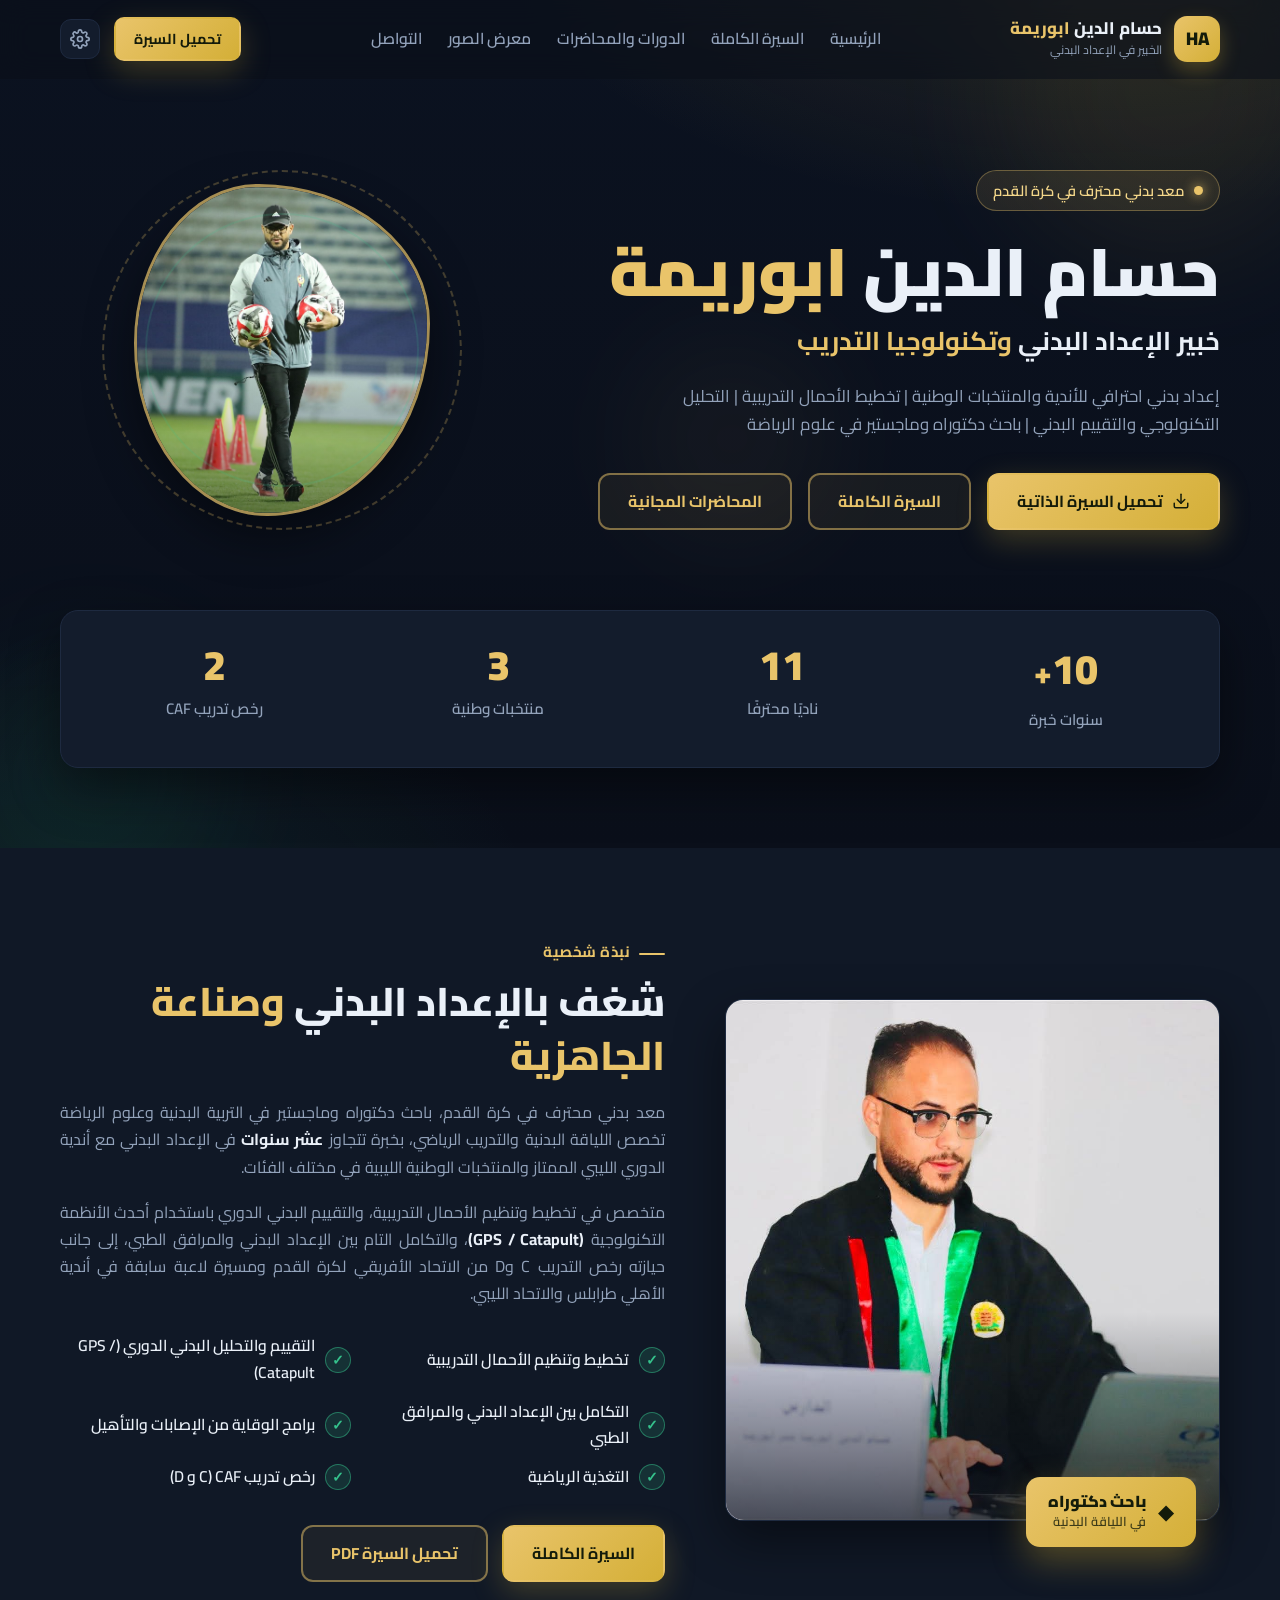
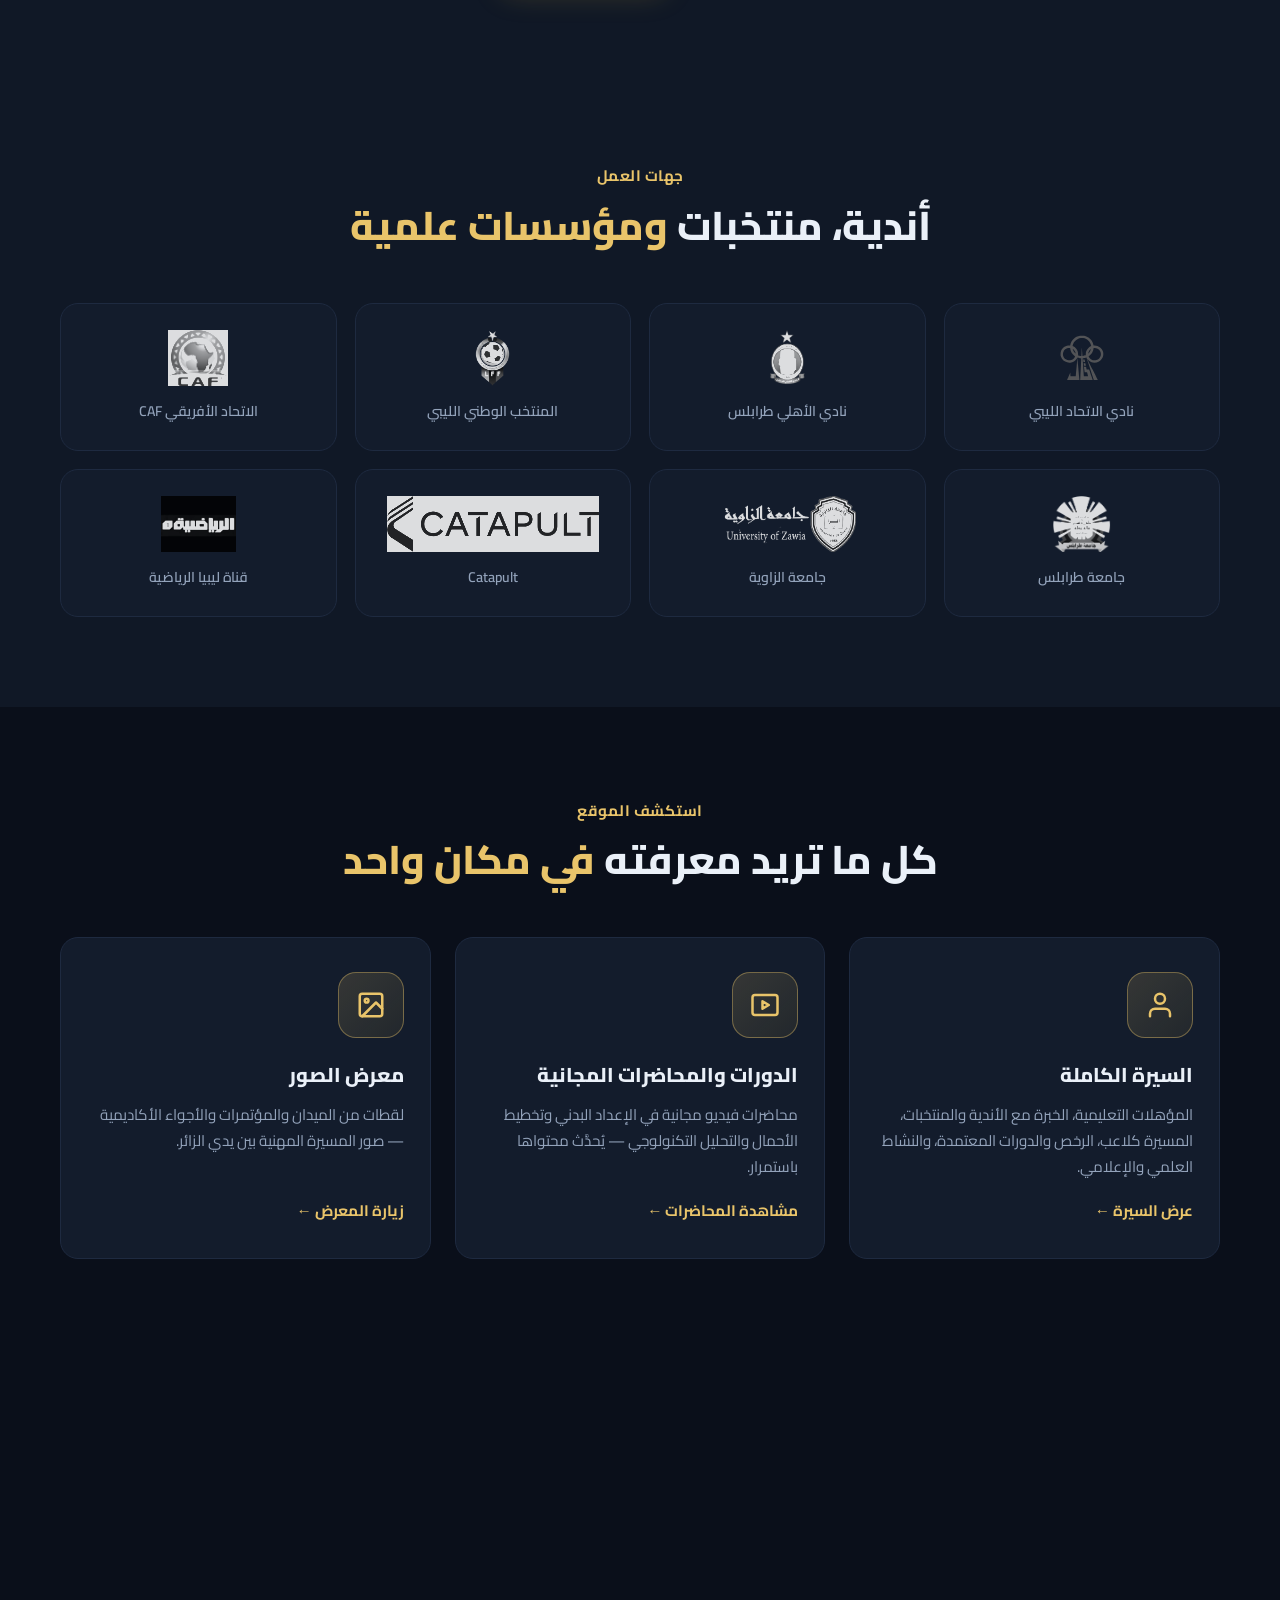
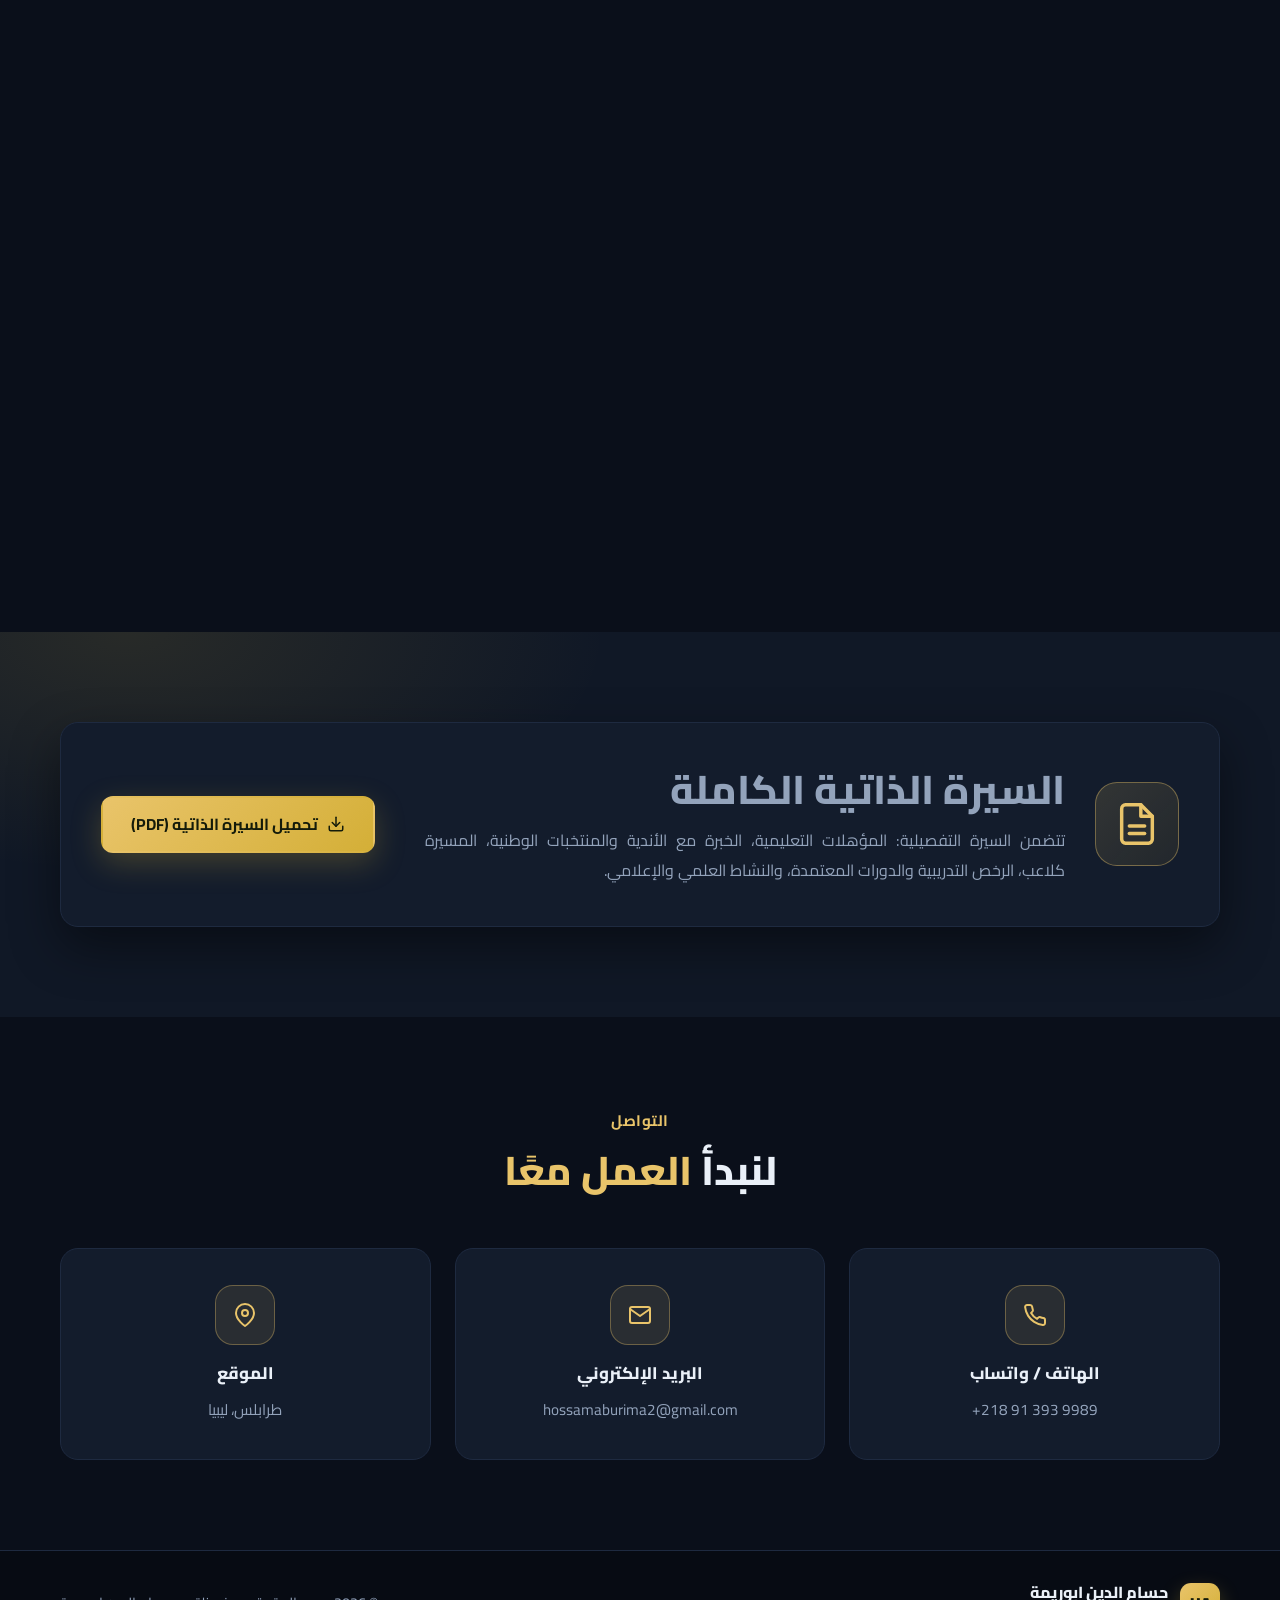
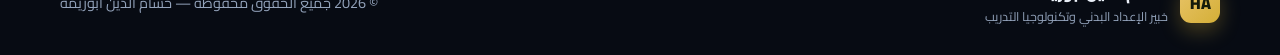
<file: index.html>
<!DOCTYPE html>
<html lang="ar" dir="rtl">
<head>
  <meta charset="UTF-8">
  <meta name="viewport" content="width=device-width, initial-scale=1.0">
  <meta name="description" content="الموقع الرسمي لحسام الدين ابوريمة — معد بدني محترف وخبير الإعداد البدني وتكنولوجيا التدريب في كرة القدم">
  <meta name="keywords" content="حسام ابوريمة, معد بدني, إعداد بدني, كرة القدم, ليبيا, تخطيط الأحمال, Catapult, GPS, دورات, محاضرات">
  <title>حسام الدين ابوريمة | معد بدني وخبير الإعداد البدني</title>
  <link rel="icon" type="image/png" href="assets/5.jpeg">
  <link rel="preconnect" href="https://fonts.googleapis.com">
  <link rel="preconnect" href="https://fonts.gstatic.com" crossorigin>
  <link href="https://fonts.googleapis.com/css2?family=Cairo:wght@400;500;600;700;800;900&display=swap" rel="stylesheet">
  <link rel="stylesheet" href="assets/css/style.css">
  <link rel="stylesheet" href="assets/css/pages.css">
</head>
<body>

  <!-- ===== الترويسة ===== -->
  <header class="site-header" id="siteHeader">
    <div class="container header-inner">
      <a href="index.html" class="brand">
        <span class="brand-mark">HA</span>
        <div class="brand-text">
          <div class="brand-title">حسام الدين <span>ابوريمة</span></div>
          <div class="brand-sub">الخبير في الإعداد البدني</div>
        </div>
      </a>

      <nav class="main-nav" aria-label="التنقل الرئيسي">
        <ul>
          <li><a href="index.html" data-page="index.html">الرئيسية</a></li>
          <li><a href="about.html" data-page="about.html">السيرة الكاملة</a></li>
          <li><a href="courses.html" data-page="courses.html">الدورات والمحاضرات</a></li>
          <li><a href="gallery.html" data-page="gallery.html">معرض الصور</a></li>
          <li><a href="index.html#contact">التواصل</a></li>
        </ul>
      </nav>

      <div class="header-actions">
        <a href="assets/Hossam_Aburima_CV_Arabic.pdf" class="btn btn-gold btn-sm" download>تحميل السيرة</a>
        <a href="admin.html" class="admin-link" title="لوحة التحكم" aria-label="لوحة التحكم">
          <svg width="20" height="20" viewBox="0 0 24 24" fill="none" stroke="currentColor" stroke-width="2" stroke-linecap="round" stroke-linejoin="round"><circle cx="12" cy="12" r="3"/><path d="M19.4 15a1.65 1.65 0 0 0 .33 1.82l.06.06a2 2 0 1 1-2.83 2.83l-.06-.06a1.65 1.65 0 0 0-1.82-.33 1.65 1.65 0 0 0-1 1.51V21a2 2 0 1 1-4 0v-.09A1.65 1.65 0 0 0 9 19.4a1.65 1.65 0 0 0-1.82.33l-.06.06a2 2 0 1 1-2.83-2.83l.06-.06a1.65 1.65 0 0 0 .33-1.82 1.65 1.65 0 0 0-1.51-1H3a2 2 0 1 1 0-4h.09A1.65 1.65 0 0 0 4.6 9a1.65 1.65 0 0 0-.33-1.82l-.06-.06a2 2 0 1 1 2.83-2.83l.06.06a1.65 1.65 0 0 0 1.82.33H9a1.65 1.65 0 0 0 1-1.51V3a2 2 0 1 1 4 0v.09a1.65 1.65 0 0 0 1 1.51 1.65 1.65 0 0 0 1.82-.33l.06-.06a2 2 0 1 1 2.83 2.83l-.06.06a1.65 1.65 0 0 0-.33 1.82V9a1.65 1.65 0 0 0 1.51 1H21a2 2 0 1 1 0 4h-.09a1.65 1.65 0 0 0-1.51 1z"/></svg>
        </a>
        <button class="nav-toggle" aria-label="فتح القائمة" aria-expanded="false">
          <span class="bar"></span>
          <span class="bar"></span>
          <span class="bar"></span>
        </button>
      </div>
    </div>
  </header>

  <!-- ===== الواجهة الرئيسية ===== -->
  <section class="hero" id="hero">
    <div class="hero-bg" aria-hidden="true">
      <span class="orb orb-1"></span>
      <span class="orb orb-2"></span>
      <span class="orb orb-3"></span>
    </div>
    <div class="container hero-grid">
      <div class="hero-content">
        <span class="hero-badge"><span class="dot"></span> معد بدني محترف في كرة القدم</span>
        <h1>حسام الدين <span class="accent">ابوريمة</span></h1>
        <p class="hero-title">خبير الإعداد البدني <span class="accent">وتكنولوجيا التدريب</span></p>
        <p class="hero-tagline">إعداد بدني احترافي للأندية والمنتخبات الوطنية | تخطيط الأحمال التدريبية | التحليل التكنولوجي والتقييم البدني | باحث دكتوراه وماجستير في علوم الرياضة</p>
        <div class="hero-actions">
          <a href="assets/Hossam_Aburima_CV_Arabic.pdf" class="btn btn-gold" download>
            <svg width="18" height="18" viewBox="0 0 24 24" fill="none" stroke="currentColor" stroke-width="2" stroke-linecap="round" stroke-linejoin="round"><path d="M21 15v4a2 2 0 0 1-2 2H5a2 2 0 0 1-2-2v-4"/><polyline points="7 10 12 15 17 10"/><line x1="12" y1="15" x2="12" y2="3"/></svg>
            تحميل السيرة الذاتية
          </a>
          <a href="about.html" class="btn btn-outline">السيرة الكاملة</a>
          <a href="courses.html" class="btn btn-outline">المحاضرات المجانية</a>
        </div>
      </div>

      <div class="hero-media">
        <div class="photo-ring">
          <div class="photo-frame">
            <img src="assets/2.jpeg" alt="صورة حسام الدين ابوريمة">
          </div>
          <span class="ring ring-1"></span>
          <span class="ring ring-2"></span>
        </div>
      </div>
    </div>

    <div class="container">
      <div class="stats-bar reveal">
        <div class="stat">
          <span class="num" data-target="10">0</span><span class="plus">+</span>
          <span class="label">سنوات خبرة</span>
        </div>
        <div class="stat">
          <span class="num" data-target="11">0</span>
          <span class="label">ناديًا محترفًا</span>
        </div>
        <div class="stat">
          <span class="num" data-target="3">0</span>
          <span class="label">منتخبات وطنية</span>
        </div>
        <div class="stat">
          <span class="num" data-target="2">0</span>
          <span class="label">رخص تدريب CAF</span>
        </div>
      </div>
    </div>
  </section>

  <!-- ===== نبذة شخصية ===== -->
  <section class="section about" id="about">
    <div class="container">
      <div class="about-grid">
        <div class="about-media reveal">
          <div class="about-frame">
            <img src="assets/1.jpeg" alt="صورة أكاديمية لحسام الدين ابوريمة">
          </div>
          <div class="about-badge">
            <span class="badge-icon">◆</span>
            <div>
              <span class="badge-title">باحث دكتوراه</span>
              <span class="badge-sub">في اللياقة البدنية</span>
            </div>
          </div>
        </div>

        <div class="about-content reveal">
          <span class="section-label">نبذة شخصية</span>
          <h2 class="section-title">شغف بالإعداد البدني <span class="accent">وصناعة الجاهزية</span></h2>
          <p>
            معد بدني محترف في كرة القدم، باحث دكتوراه وماجستير في التربية البدنية وعلوم الرياضة تخصص اللياقة البدنية والتدريب الرياضي، بخبرة تتجاوز <strong>عشر سنوات</strong> في الإعداد البدني مع أندية الدوري الليبي الممتاز والمنتخبات الوطنية الليبية في مختلف الفئات.
          </p>
          <p>
            متخصص في تخطيط وتنظيم الأحمال التدريبية، والتقييم البدني الدوري باستخدام أحدث الأنظمة التكنولوجية <strong>(GPS / Catapult)</strong>، والتكامل التام بين الإعداد البدني والمرافق الطبي، إلى جانب حيازته رخص التدريب C وD من الاتحاد الأفريقي لكرة القدم ومسيرة لاعبة سابقة في أندية الأهلي طرابلس والاتحاد الليبي.
          </p>

          <ul class="about-points">
            <li><span class="check">✓</span> تخطيط وتنظيم الأحمال التدريبية</li>
            <li><span class="check">✓</span> التقييم والتحليل البدني الدوري (GPS / Catapult)</li>
            <li><span class="check">✓</span> التكامل بين الإعداد البدني والمرافق الطبي</li>
            <li><span class="check">✓</span> برامج الوقاية من الإصابات والتأهيل</li>
            <li><span class="check">✓</span> التغذية الرياضية</li>
            <li><span class="check">✓</span> رخص تدريب CAF (C و D)</li>
          </ul>

          <div class="about-actions">
            <a href="about.html" class="btn btn-gold">السيرة الكاملة</a>
            <a href="assets/Hossam_Aburima_CV_Arabic.pdf" class="btn btn-outline" download>تحميل السيرة PDF</a>
          </div>
        </div>
      </div>
    </div>
  </section>

  <!-- ===== جهات العمل ===== -->
  <section class="section partners" id="partners">
    <div class="container">
      <div class="section-head reveal">
        <span class="section-label">جهات العمل</span>
        <h2 class="section-title">أندية، منتخبات <span class="accent">ومؤسسات علمية</span></h2>
      </div>
      <div class="partners-grid reveal">
        <div class="partner">
          <img src="assets/logos/al-ittihad-tripoli.svg" alt="نادي الاتحاد الليبي">
          <span>نادي الاتحاد الليبي</span>
        </div>
        <div class="partner">
          <img src="assets/logos/al-ahli-tripoli.svg" alt="نادي الأهلي طرابلس">
          <span>نادي الأهلي طرابلس</span>
        </div>
        <div class="partner">
          <img src="assets/logos/libya-national-team.png" alt="المنتخب الليبي">
          <span>المنتخب الوطني الليبي</span>
        </div>
        <div class="partner">
          <img src="assets/logos/caf.png" alt="الاتحاد الأفريقي CAF">
          <span>الاتحاد الأفريقي CAF</span>
        </div>
        <div class="partner">
          <img src="assets/logos/university-of-tripoli.png" alt="جامعة طرابلس">
          <span>جامعة طرابلس</span>
        </div>
        <div class="partner">
          <img src="assets/logos/university-of-zawia.png" alt="جامعة الزاوية">
          <span>جامعة الزاوية</span>
        </div>
        <div class="partner">
          <img src="assets/logos/catapult.png" alt="شركة Catapult">
          <span>Catapult</span>
        </div>
        <div class="partner">
          <img src="assets/logos/libya-sport-tv.png" alt="قناة ليبيا الرياضية">
          <span>قناة ليبيا الرياضية</span>
        </div>
      </div>
    </div>
  </section>

  <!-- ===== الأقسام ===== -->
  <section class="section featured" id="featured">
    <div class="container">
      <div class="section-head reveal">
        <span class="section-label">استكشف الموقع</span>
        <h2 class="section-title">كل ما تريد معرفته <span class="accent">في مكان واحد</span></h2>
      </div>
      <div class="featured-grid">
        <a href="about.html" class="feature-card reveal">
          <span class="feature-ico">
            <svg width="30" height="30" viewBox="0 0 24 24" fill="none" stroke="currentColor" stroke-width="2" stroke-linecap="round" stroke-linejoin="round"><path d="M20 21v-2a4 4 0 0 0-4-4H8a4 4 0 0 0-4 4v2"/><circle cx="12" cy="7" r="4"/></svg>
          </span>
          <h3>السيرة الكاملة</h3>
          <p>المؤهلات التعليمية، الخبرة مع الأندية والمنتخبات، المسيرة كلاعب، الرخص والدورات المعتمدة، والنشاط العلمي والإعلامي.</p>
          <span class="feature-link">عرض السيرة ←</span>
        </a>
        <a href="courses.html" class="feature-card reveal">
          <span class="feature-ico">
            <svg width="30" height="30" viewBox="0 0 24 24" fill="none" stroke="currentColor" stroke-width="2" stroke-linecap="round" stroke-linejoin="round"><rect x="2" y="4" width="20" height="16" rx="2"/><path d="m10 9 5 3-5 3V9z"/></svg>
          </span>
          <h3>الدورات والمحاضرات المجانية</h3>
          <p>محاضرات فيديو مجانية في الإعداد البدني وتخطيط الأحمال والتحليل التكنولوجي — يُحدَّث محتواها باستمرار.</p>
          <span class="feature-link">مشاهدة المحاضرات ←</span>
        </a>
        <a href="gallery.html" class="feature-card reveal">
          <span class="feature-ico">
            <svg width="30" height="30" viewBox="0 0 24 24" fill="none" stroke="currentColor" stroke-width="2" stroke-linecap="round" stroke-linejoin="round"><rect x="3" y="3" width="18" height="18" rx="2"/><circle cx="8.5" cy="8.5" r="1.5"/><polyline points="21 15 16 10 5 21"/></svg>
          </span>
          <h3>معرض الصور</h3>
          <p>لقطات من الميدان والمؤتمرات والأجواء الأكاديمية — صور المسيرة المهنية بين يدي الزائر.</p>
          <span class="feature-link">زيارة المعرض ←</span>
        </a>
      </div>
    </div>
  </section>

  <!-- ===== معرض مختصر ===== -->
  <section class="section gallery" id="gallery">
    <div class="container">
      <div class="section-head reveal">
        <span class="section-label">معرض الصور</span>
        <h2 class="section-title">لقطات من <span class="accent">المسيرة</span></h2>
      </div>
      <div class="gallery-grid">
        <figure class="gallery-item reveal">
          <img src="assets/3.jpeg" alt="صورة شخصية لحسام الدين ابوريمة">
          <figcaption>لقطة من الميدان</figcaption>
        </figure>
        <figure class="gallery-item reveal">
          <img src="assets/4.jpeg" alt="صورة شخصية لحسام الدين ابوريمة">
          <figcaption>أثناء العمل</figcaption>
        </figure>
        <figure class="gallery-item reveal">
          <img src="assets/5.jpeg" alt="صورة شخصية لحسام الدين ابوريمة">
          <figcaption>صورة رسمية</figcaption>
        </figure>
      </div>
      <div class="center-cta reveal">
        <a href="gallery.html" class="btn btn-outline">مشاهدة كل الصور</a>
      </div>
    </div>
  </section>

  <!-- ===== السيرة الذاتية ===== -->
  <section class="section cv-section" id="cv">
    <div class="container">
      <div class="cv-box reveal">
        <div class="cv-icon">
          <svg width="46" height="46" viewBox="0 0 24 24" fill="none" stroke="currentColor" stroke-width="1.8" stroke-linecap="round" stroke-linejoin="round"><path d="M14 2H6a2 2 0 0 0-2 2v16a2 2 0 0 0 2 2h12a2 2 0 0 0 2-2V8z"/><polyline points="14 2 14 8 20 8"/><line x1="16" y1="13" x2="8" y2="13"/><line x1="16" y1="17" x2="8" y2="17"/></svg>
        </div>
        <div class="cv-text">
          <h2 class="section-title">السيرة الذاتية الكاملة</h2>
          <p>تتضمن السيرة التفصيلية: المؤهلات التعليمية، الخبرة مع الأندية والمنتخبات الوطنية، المسيرة كلاعب، الرخص التدريبية والدورات المعتمدة، والنشاط العلمي والإعلامي.</p>
        </div>
        <a href="assets/Hossam_Aburima_CV_Arabic.pdf" class="btn btn-gold" download>
          <svg width="18" height="18" viewBox="0 0 24 24" fill="none" stroke="currentColor" stroke-width="2" stroke-linecap="round" stroke-linejoin="round"><path d="M21 15v4a2 2 0 0 1-2 2H5a2 2 0 0 1-2-2v-4"/><polyline points="7 10 12 15 17 10"/><line x1="12" y1="15" x2="12" y2="3"/></svg>
          تحميل السيرة الذاتية (PDF)
        </a>
      </div>
    </div>
  </section>

  <!-- ===== التواصل ===== -->
  <section class="section contact" id="contact">
    <div class="container">
      <div class="section-head reveal">
        <span class="section-label">التواصل</span>
        <h2 class="section-title">لنبدأ <span class="accent">العمل معًا</span></h2>
      </div>
      <div class="contact-cards">
        <a class="contact-card reveal" href="tel:+218913939989">
          <span class="contact-ico">
            <svg width="24" height="24" viewBox="0 0 24 24" fill="none" stroke="currentColor" stroke-width="2" stroke-linecap="round" stroke-linejoin="round"><path d="M22 16.92v3a2 2 0 0 1-2.18 2 19.79 19.79 0 0 1-8.63-3.07 19.5 19.5 0 0 1-6-6 19.79 19.79 0 0 1-3.07-8.67A2 2 0 0 1 4.11 2h3a2 2 0 0 1 2 1.72c.127.96.361 1.903.7 2.81a2 2 0 0 1-.45 2.11L8.09 9.91a16 16 0 0 0 6 6l1.27-1.27a2 2 0 0 1 2.11-.45c.907.339 1.85.573 2.81.7A2 2 0 0 1 22 16.92z"/></svg>
          </span>
          <span class="contact-name">الهاتف / واتساب</span>
          <span class="contact-val" dir="ltr">+218 91 393 9989</span>
        </a>
        <a class="contact-card reveal" href="mailto:hossamaburima2@gmail.com">
          <span class="contact-ico">
            <svg width="24" height="24" viewBox="0 0 24 24" fill="none" stroke="currentColor" stroke-width="2" stroke-linecap="round" stroke-linejoin="round"><path d="M4 4h16c1.1 0 2 .9 2 2v12c0 1.1-.9 2-2 2H4c-1.1 0-2-.9-2-2V6c0-1.1.9-2 2-2z"/><polyline points="22,6 12,13 2,6"/></svg>
          </span>
          <span class="contact-name">البريد الإلكتروني</span>
          <span class="contact-val" dir="ltr">hossamaburima2@gmail.com</span>
        </a>
        <div class="contact-card reveal">
          <span class="contact-ico">
            <svg width="24" height="24" viewBox="0 0 24 24" fill="none" stroke="currentColor" stroke-width="2" stroke-linecap="round" stroke-linejoin="round"><path d="M21 10c0 7-9 13-9 13s-9-6-9-13a9 9 0 0 1 18 0z"/><circle cx="12" cy="10" r="3"/></svg>
          </span>
          <span class="contact-name">الموقع</span>
          <span class="contact-val">طرابلس، ليبيا</span>
        </div>
      </div>
    </div>
  </section>

  <!-- ===== التذييل ===== -->
  <footer class="site-footer">
    <div class="container footer-inner">
      <div class="footer-brand">
        <span class="brand-mark">HA</span>
        <div>
          <div class="footer-name">حسام الدين ابوريمة</div>
          <div class="footer-sub">خبير الإعداد البدني وتكنولوجيا التدريب</div>
        </div>
      </div>
      <p class="footer-copy">© <span id="year">2026</span> جميع الحقوق محفوظة — حسام الدين ابوريمة</p>
    </div>
  </footer>

  <script src="assets/js/data.js"></script>
  <script src="assets/js/main.js"></script>
</body>
</html>
</file>
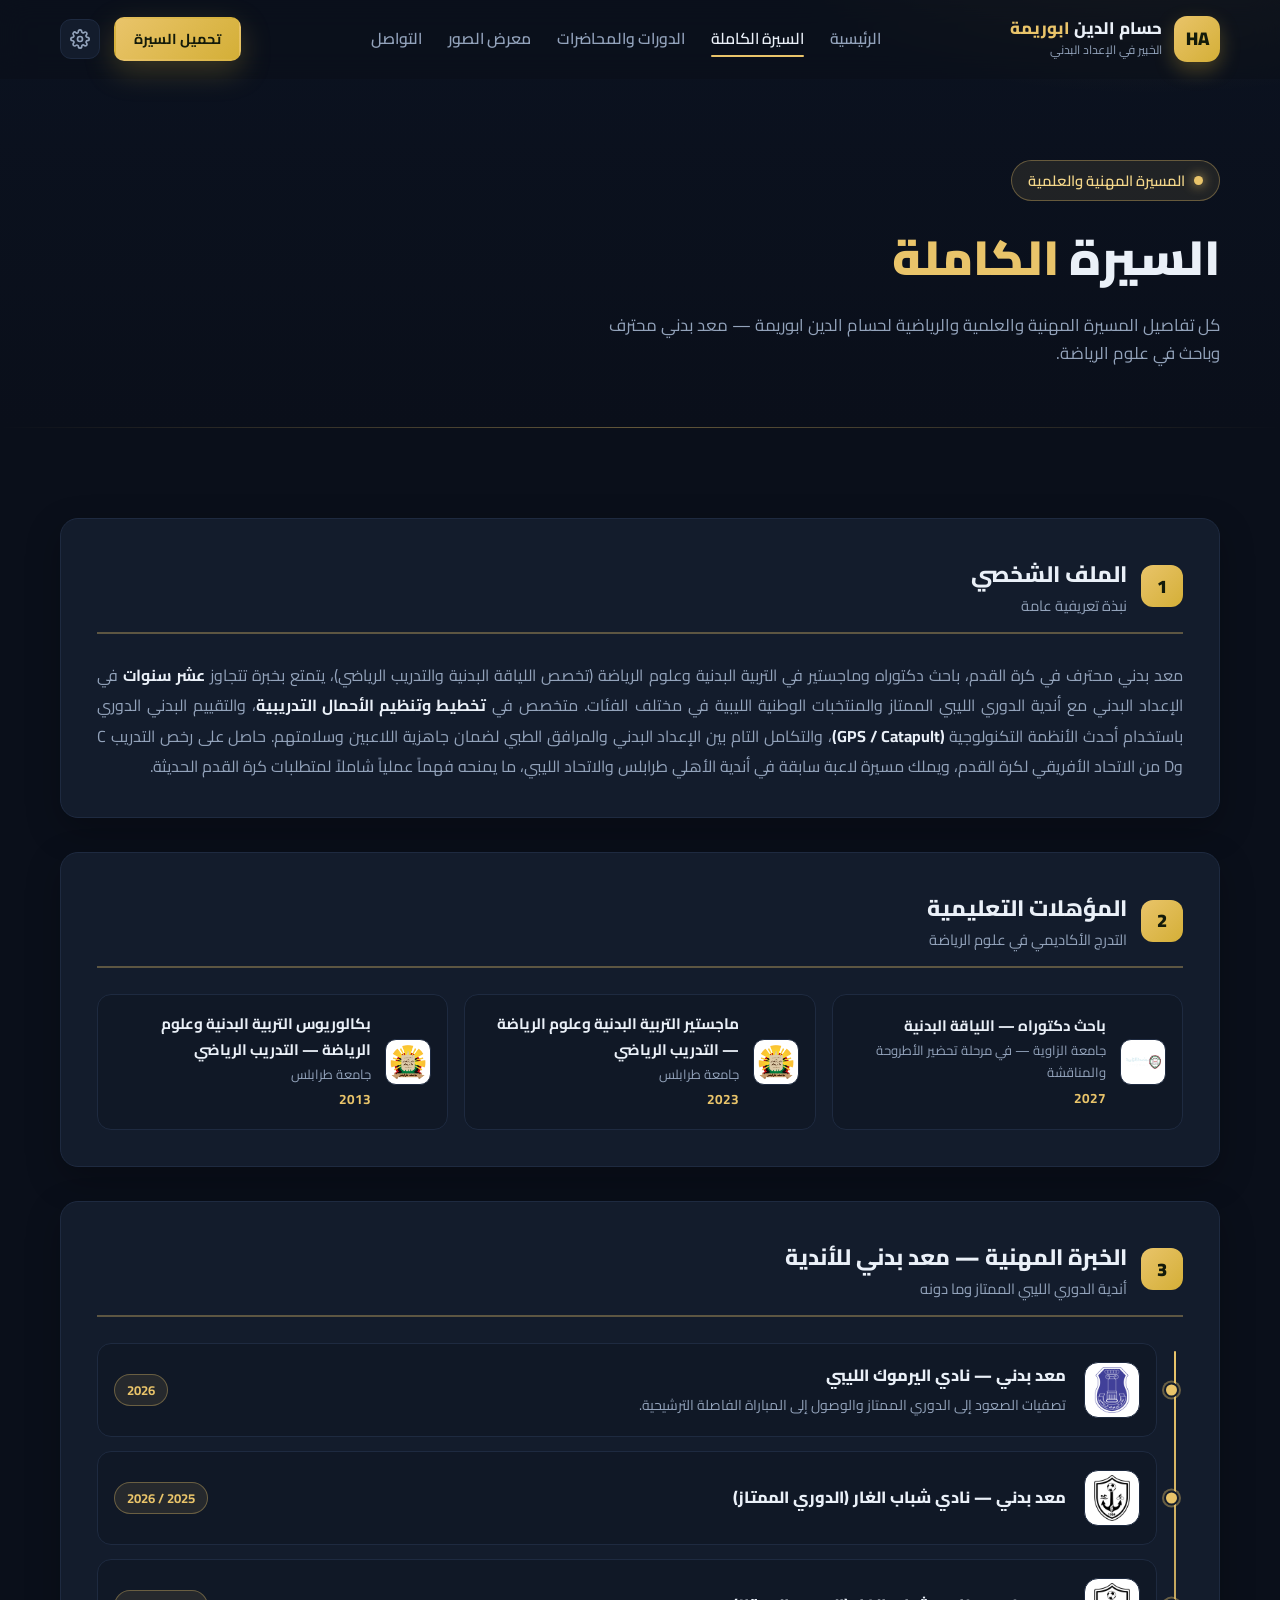
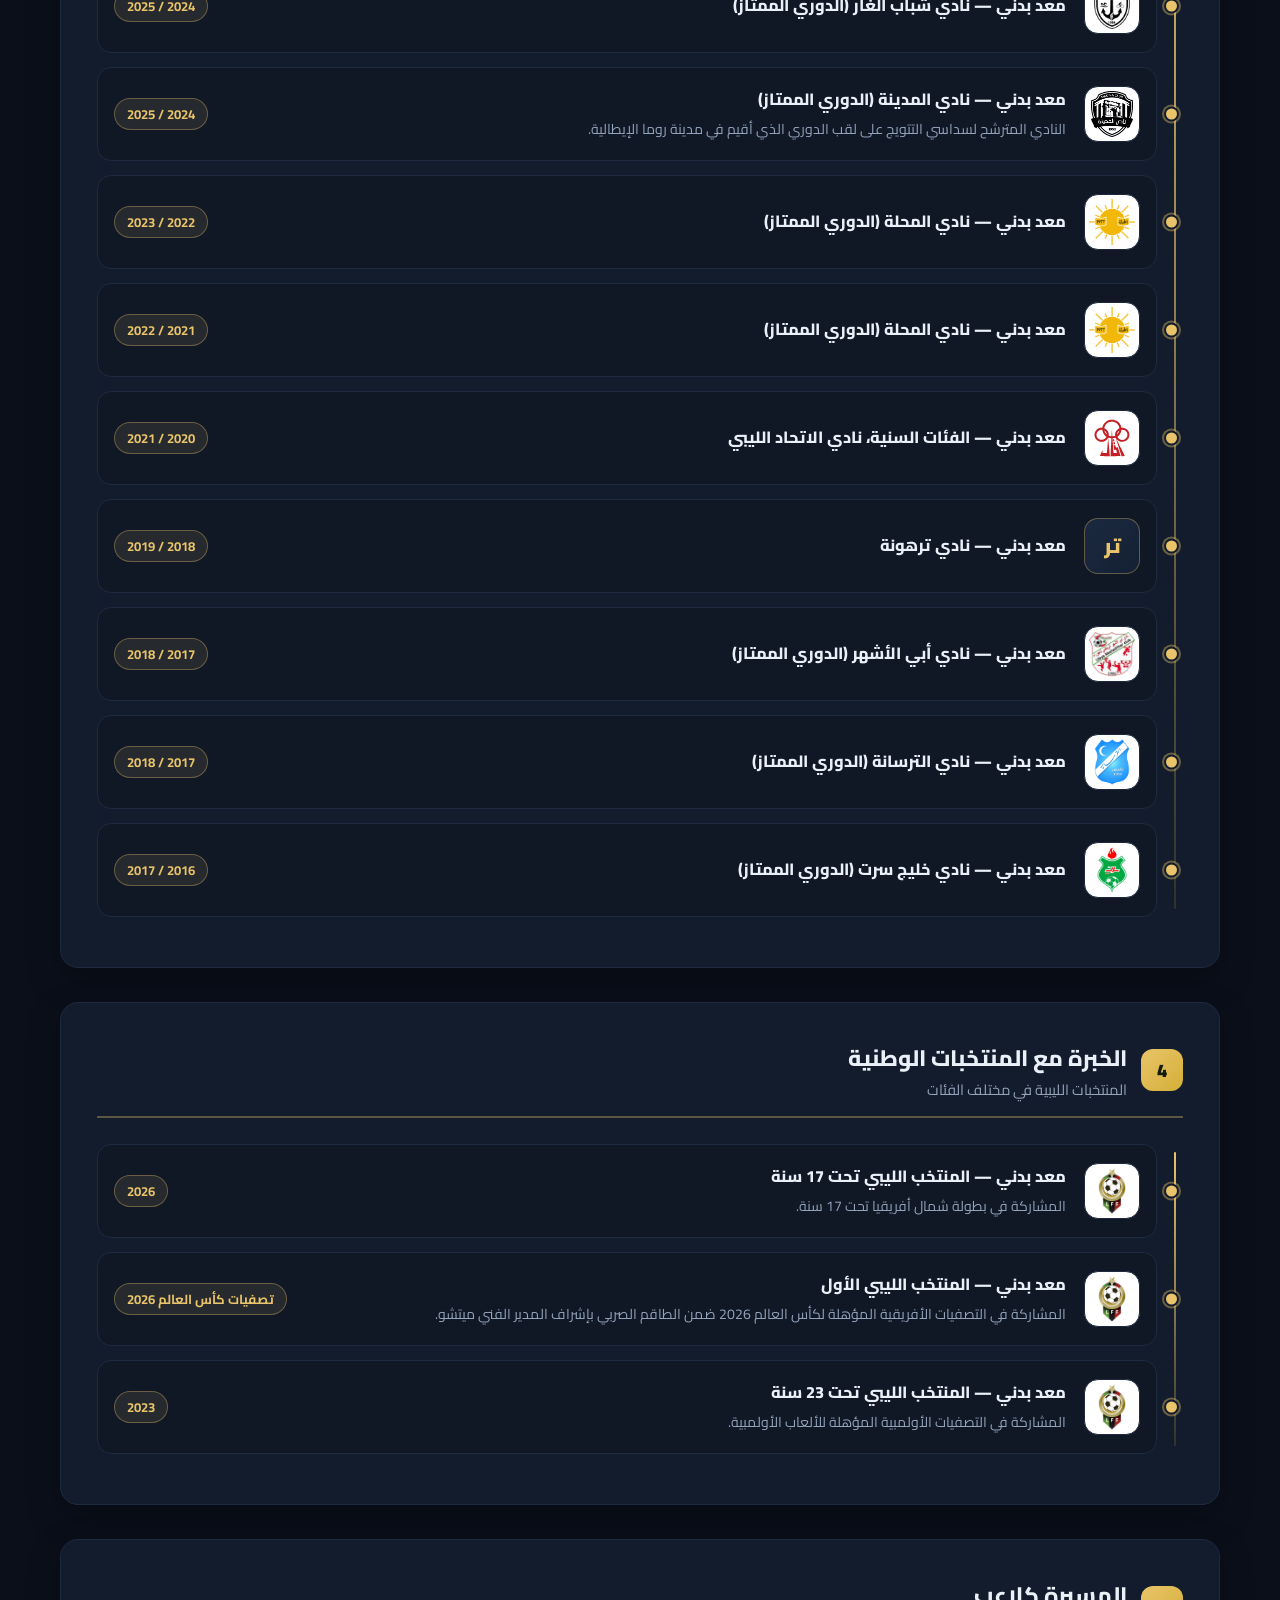
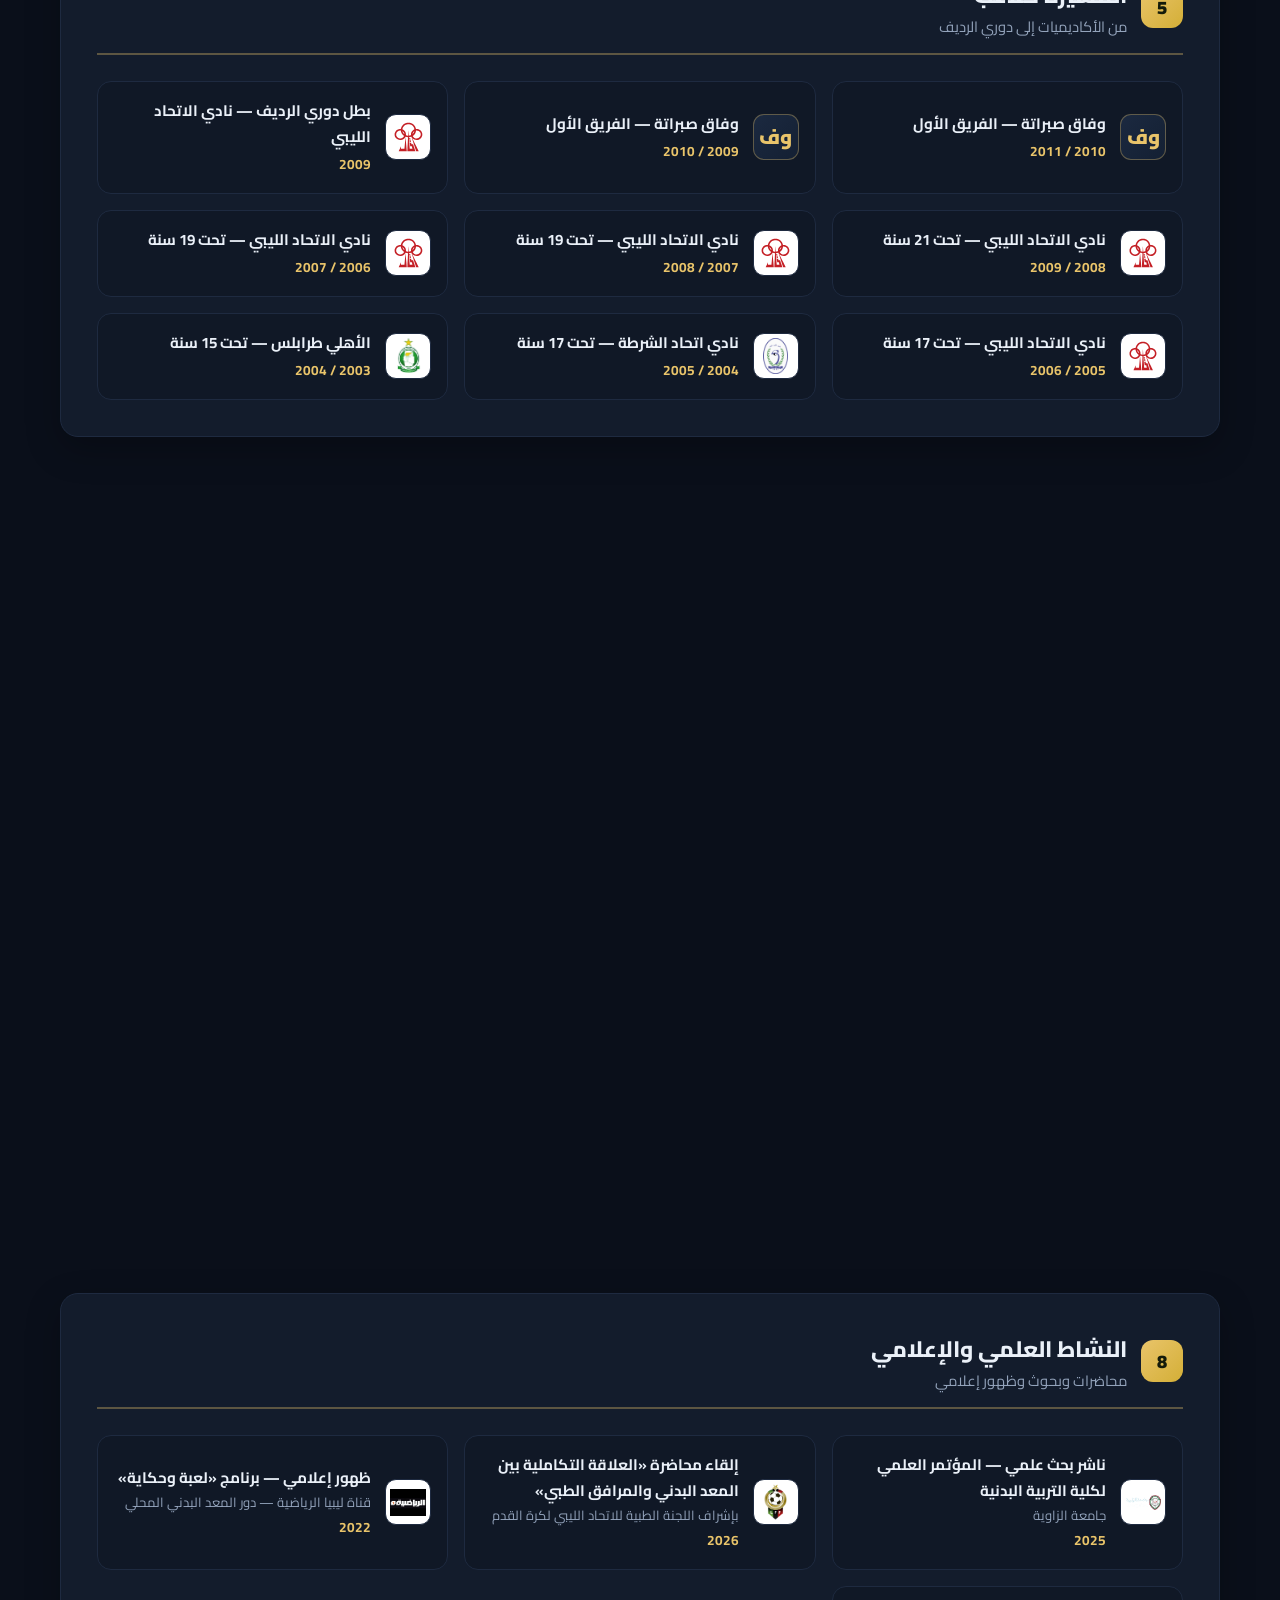
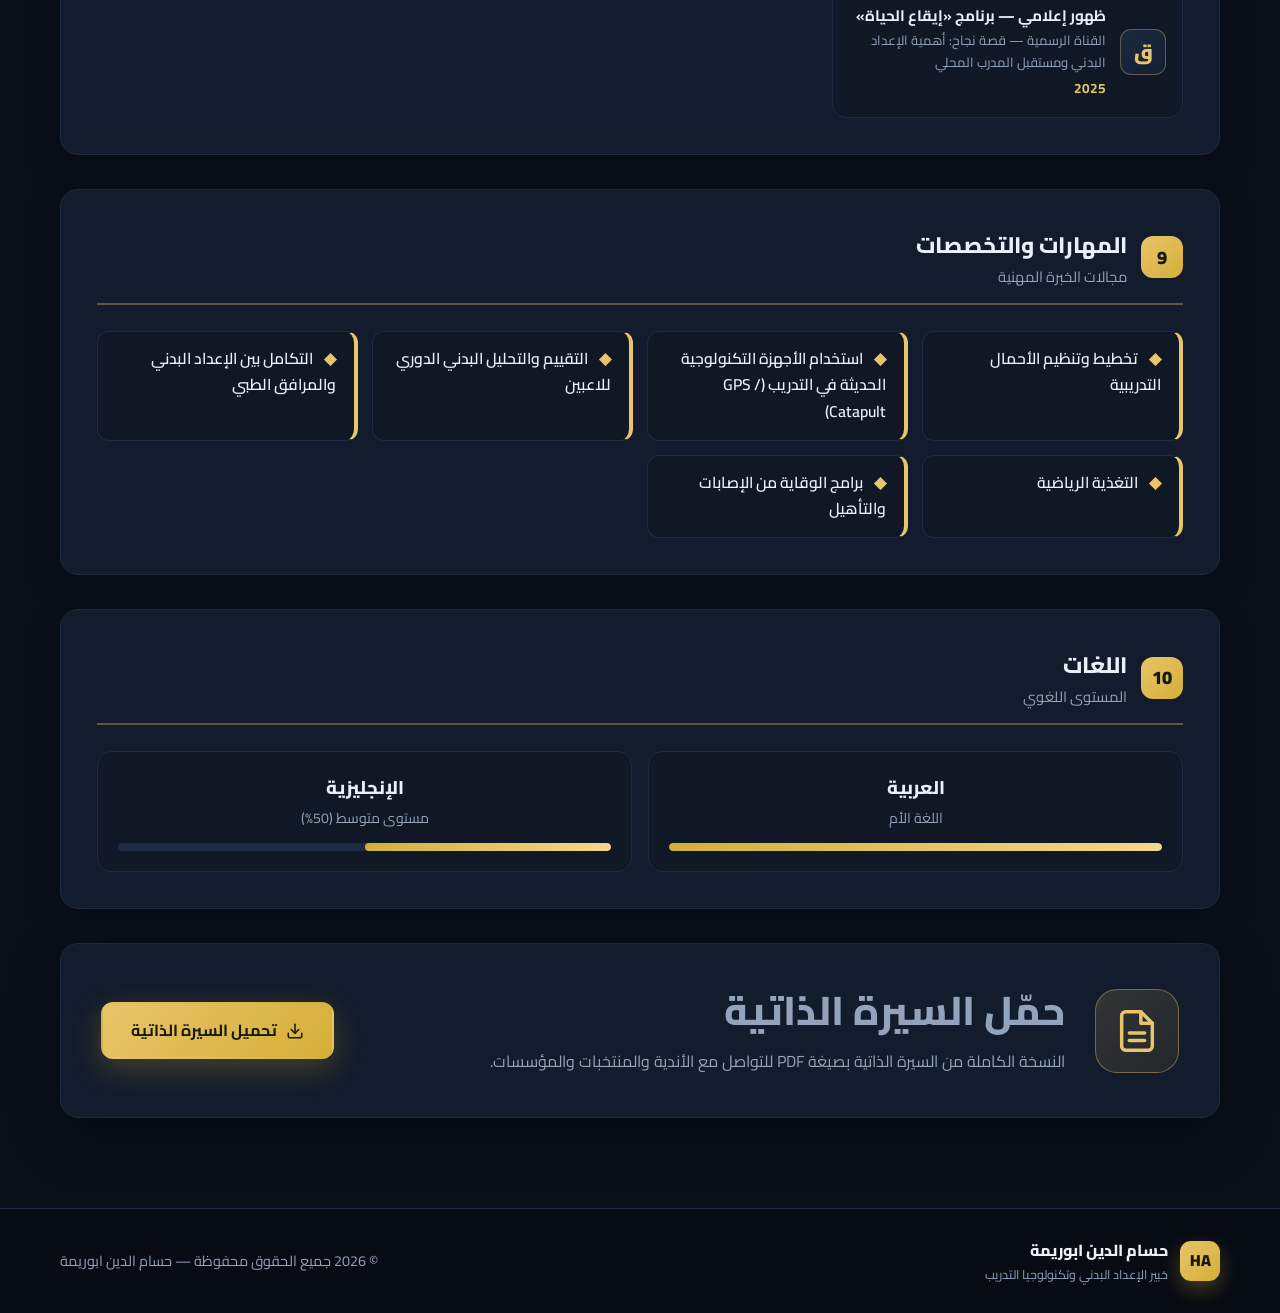
<file: about.html>
<!DOCTYPE html>
<html lang="ar" dir="rtl">
<head>
  <meta charset="UTF-8">
  <meta name="viewport" content="width=device-width, initial-scale=1.0">
  <meta name="description" content="السيرة الكاملة لحسام الدين ابوريمة — المؤهلات، الخبرة المهنية، المسيرة كلاعب، الرخص والدورات">
  <title>السيرة الكاملة | حسام الدين ابوريمة</title>
  <link rel="icon" type="image/png" href="assets/5.jpeg">
  <link rel="preconnect" href="https://fonts.googleapis.com">
  <link rel="preconnect" href="https://fonts.gstatic.com" crossorigin>
  <link href="https://fonts.googleapis.com/css2?family=Cairo:wght@400;500;600;700;800;900&display=swap" rel="stylesheet">
  <link rel="stylesheet" href="assets/css/style.css">
  <link rel="stylesheet" href="assets/css/pages.css">
</head>
<body>

  <!-- ===== الترويسة ===== -->
  <header class="site-header" id="siteHeader">
    <div class="container header-inner">
      <a href="index.html" class="brand">
        <span class="brand-mark">HA</span>
        <div class="brand-text">
          <div class="brand-title">حسام الدين <span>ابوريمة</span></div>
          <div class="brand-sub">الخبير في الإعداد البدني</div>
        </div>
      </a>

      <nav class="main-nav" aria-label="التنقل الرئيسي">
        <ul>
          <li><a href="index.html" data-page="index.html">الرئيسية</a></li>
          <li><a href="about.html" data-page="about.html">السيرة الكاملة</a></li>
          <li><a href="courses.html" data-page="courses.html">الدورات والمحاضرات</a></li>
          <li><a href="gallery.html" data-page="gallery.html">معرض الصور</a></li>
          <li><a href="index.html#contact">التواصل</a></li>
        </ul>
      </nav>

      <div class="header-actions">
        <a href="assets/Hossam_Aburima_CV_Arabic.pdf" class="btn btn-gold btn-sm" download>تحميل السيرة</a>
        <a href="admin.html" class="admin-link" title="لوحة التحكم" aria-label="لوحة التحكم">
          <svg width="20" height="20" viewBox="0 0 24 24" fill="none" stroke="currentColor" stroke-width="2" stroke-linecap="round" stroke-linejoin="round"><circle cx="12" cy="12" r="3"/><path d="M19.4 15a1.65 1.65 0 0 0 .33 1.82l.06.06a2 2 0 1 1-2.83 2.83l-.06-.06a1.65 1.65 0 0 0-1.82-.33 1.65 1.65 0 0 0-1 1.51V21a2 2 0 1 1-4 0v-.09A1.65 1.65 0 0 0 9 19.4a1.65 1.65 0 0 0-1.82.33l-.06.06a2 2 0 1 1-2.83-2.83l.06-.06a1.65 1.65 0 0 0 .33-1.82 1.65 1.65 0 0 0-1.51-1H3a2 2 0 1 1 0-4h.09A1.65 1.65 0 0 0 4.6 9a1.65 1.65 0 0 0-.33-1.82l-.06-.06a2 2 0 1 1 2.83-2.83l.06.06a1.65 1.65 0 0 0 1.82.33H9a1.65 1.65 0 0 0 1-1.51V3a2 2 0 1 1 4 0v.09a1.65 1.65 0 0 0 1 1.51 1.65 1.65 0 0 0 1.82-.33l.06-.06a2 2 0 1 1 2.83 2.83l-.06.06a1.65 1.65 0 0 0-.33 1.82V9a1.65 1.65 0 0 0 1.51 1H21a2 2 0 1 1 0 4h-.09a1.65 1.65 0 0 0-1.51 1z"/></svg>
        </a>
        <button class="nav-toggle" aria-label="فتح القائمة" aria-expanded="false">
          <span class="bar"></span>
          <span class="bar"></span>
          <span class="bar"></span>
        </button>
      </div>
    </div>
  </header>

  <!-- ===== رأس الصفحة ===== -->
  <section class="page-hero">
    <div class="container">
      <span class="hero-badge"><span class="dot"></span> المسيرة المهنية والعلمية</span>
      <h1>السيرة <span class="accent">الكاملة</span></h1>
      <p>كل تفاصيل المسيرة المهنية والعلمية والرياضية لحسام الدين ابوريمة — معد بدني محترف وباحث في علوم الرياضة.</p>
    </div>
  </section>

  <!-- ===== المحتوى ===== -->
  <section class="section cv-page">
    <div class="container">

      <!-- 1. الملف الشخصي -->
      <div class="cv-block reveal">
        <div class="cv-block-head">
          <span class="cv-block-num">1</span>
          <div>
            <div class="cv-block-title">الملف الشخصي</div>
            <div class="cv-block-sub">نبذة تعريفية عامة</div>
          </div>
        </div>
        <p class="cv-text">
          معد بدني محترف في كرة القدم، باحث دكتوراه وماجستير في التربية البدنية وعلوم الرياضة (تخصص اللياقة البدنية والتدريب الرياضي)، يتمتع بخبرة تتجاوز <strong>عشر سنوات</strong> في الإعداد البدني مع أندية الدوري الليبي الممتاز والمنتخبات الوطنية الليبية في مختلف الفئات. متخصص في <strong>تخطيط وتنظيم الأحمال التدريبية</strong>، والتقييم البدني الدوري باستخدام أحدث الأنظمة التكنولوجية <strong>(GPS / Catapult)</strong>، والتكامل التام بين الإعداد البدني والمرافق الطبي لضمان جاهزية اللاعبين وسلامتهم. حاصل على رخص التدريب C وD من الاتحاد الأفريقي لكرة القدم، ويملك مسيرة لاعبة سابقة في أندية الأهلي طرابلس والاتحاد الليبي، ما يمنحه فهماً عملياً شاملاً لمتطلبات كرة القدم الحديثة.
        </p>
      </div>

      <!-- 2. المؤهلات التعليمية -->
      <div class="cv-block reveal">
        <div class="cv-block-head">
          <span class="cv-block-num">2</span>
          <div>
            <div class="cv-block-title">المؤهلات التعليمية</div>
            <div class="cv-block-sub">التدرج الأكاديمي في علوم الرياضة</div>
          </div>
        </div>
        <div class="cv-grid">
          <div class="cv-item">
            <span class="entry-logo"><img src="assets/logos/university-of-zawia.png" alt="جامعة الزاوية"></span>
            <div>
              <div class="main">باحث دكتوراه — اللياقة البدنية</div>
              <div class="sub">جامعة الزاوية — في مرحلة تحضير الأطروحة والمناقشة</div>
              <span class="yr">2027</span>
            </div>
          </div>
          <div class="cv-item">
            <span class="entry-logo"><img src="assets/logos/university-of-tripoli.png" alt="جامعة طرابلس"></span>
            <div>
              <div class="main">ماجستير التربية البدنية وعلوم الرياضة — التدريب الرياضي</div>
              <div class="sub">جامعة طرابلس</div>
              <span class="yr">2023</span>
            </div>
          </div>
          <div class="cv-item">
            <span class="entry-logo"><img src="assets/logos/university-of-tripoli.png" alt="جامعة طرابلس"></span>
            <div>
              <div class="main">بكالوريوس التربية البدنية وعلوم الرياضة — التدريب الرياضي</div>
              <div class="sub">جامعة طرابلس</div>
              <span class="yr">2013</span>
            </div>
          </div>
        </div>
      </div>

      <!-- 3. الخبرة المهنية — الأندية -->
      <div class="cv-block reveal">
        <div class="cv-block-head">
          <span class="cv-block-num">3</span>
          <div>
            <div class="cv-block-title">الخبرة المهنية — معد بدني للأندية</div>
            <div class="cv-block-sub">أندية الدوري الليبي الممتاز وما دونه</div>
          </div>
        </div>
        <div class="cv-timeline">
          <div class="cv-entry">
            <span class="entry-logo"><img src="assets/logos/al-yarmouk.png" alt="نادي اليرموك"></span>
            <div class="entry-info">
              <div class="entry-role">معد بدني — نادي اليرموك الليبي</div>
              <div class="entry-desc">تصفيات الصعود إلى الدوري الممتاز والوصول إلى المباراة الفاصلة الترشيحية.</div>
            </div>
            <span class="entry-date">2026</span>
          </div>
          <div class="cv-entry">
            <span class="entry-logo"><img src="assets/logos/shabab-alghar.png" alt="نادي شباب الغار"></span>
            <div class="entry-info">
              <div class="entry-role">معد بدني — نادي شباب الغار (الدوري الممتاز)</div>
            </div>
            <span class="entry-date">2025 / 2026</span>
          </div>
          <div class="cv-entry">
            <span class="entry-logo"><img src="assets/logos/shabab-alghar.png" alt="نادي شباب الغار"></span>
            <div class="entry-info">
              <div class="entry-role">معد بدني — نادي شباب الغار (الدوري الممتاز)</div>
            </div>
            <span class="entry-date">2024 / 2025</span>
          </div>
          <div class="cv-entry">
            <span class="entry-logo"><img src="assets/logos/al-madina.png" alt="نادي المدينة"></span>
            <div class="entry-info">
              <div class="entry-role">معد بدني — نادي المدينة (الدوري الممتاز)</div>
              <div class="entry-desc">النادي المترشح لسداسي التتويج على لقب الدوري الذي أقيم في مدينة روما الإيطالية.</div>
            </div>
            <span class="entry-date">2024 / 2025</span>
          </div>
          <div class="cv-entry">
            <span class="entry-logo"><img src="assets/logos/al-mahalla.png" alt="نادي المحلة"></span>
            <div class="entry-info">
              <div class="entry-role">معد بدني — نادي المحلة (الدوري الممتاز)</div>
            </div>
            <span class="entry-date">2022 / 2023</span>
          </div>
          <div class="cv-entry">
            <span class="entry-logo"><img src="assets/logos/al-mahalla.png" alt="نادي المحلة"></span>
            <div class="entry-info">
              <div class="entry-role">معد بدني — نادي المحلة (الدوري الممتاز)</div>
            </div>
            <span class="entry-date">2021 / 2022</span>
          </div>
          <div class="cv-entry">
            <span class="entry-logo"><img src="assets/logos/al-ittihad-tripoli.svg" alt="نادي الاتحاد الليبي"></span>
            <div class="entry-info">
              <div class="entry-role">معد بدني — الفئات السنية، نادي الاتحاد الليبي</div>
            </div>
            <span class="entry-date">2020 / 2021</span>
          </div>
          <div class="cv-entry">
            <span class="entry-logo logo-mono">تر</span>
            <div class="entry-info">
              <div class="entry-role">معد بدني — نادي ترهونة</div>
            </div>
            <span class="entry-date">2018 / 2019</span>
          </div>
          <div class="cv-entry">
            <span class="entry-logo"><img src="assets/logos/abi-alashar.png" alt="نادي أبي الأشهر"></span>
            <div class="entry-info">
              <div class="entry-role">معد بدني — نادي أبي الأشهر (الدوري الممتاز)</div>
            </div>
            <span class="entry-date">2017 / 2018</span>
          </div>
          <div class="cv-entry">
            <span class="entry-logo"><img src="assets/logos/altarsana.png" alt="نادي الترسانة"></span>
            <div class="entry-info">
              <div class="entry-role">معد بدني — نادي الترسانة (الدوري الممتاز)</div>
            </div>
            <span class="entry-date">2017 / 2018</span>
          </div>
          <div class="cv-entry">
            <span class="entry-logo"><img src="assets/logos/khaleej-sirt.png" alt="نادي خليج سرت"></span>
            <div class="entry-info">
              <div class="entry-role">معد بدني — نادي خليج سرت (الدوري الممتاز)</div>
            </div>
            <span class="entry-date">2016 / 2017</span>
          </div>
        </div>
      </div>

      <!-- 4. المنتخبات الوطنية -->
      <div class="cv-block reveal">
        <div class="cv-block-head">
          <span class="cv-block-num">4</span>
          <div>
            <div class="cv-block-title">الخبرة مع المنتخبات الوطنية</div>
            <div class="cv-block-sub">المنتخبات الليبية في مختلف الفئات</div>
          </div>
        </div>
        <div class="cv-timeline">
          <div class="cv-entry">
            <span class="entry-logo"><img src="assets/logos/libya-national-team.png" alt="المنتخب الليبي"></span>
            <div class="entry-info">
              <div class="entry-role">معد بدني — المنتخب الليبي تحت 17 سنة</div>
              <div class="entry-desc">المشاركة في بطولة شمال أفريقيا تحت 17 سنة.</div>
            </div>
            <span class="entry-date">2026</span>
          </div>
          <div class="cv-entry">
            <span class="entry-logo"><img src="assets/logos/libya-national-team.png" alt="المنتخب الليبي"></span>
            <div class="entry-info">
              <div class="entry-role">معد بدني — المنتخب الليبي الأول</div>
              <div class="entry-desc">المشاركة في التصفيات الأفريقية المؤهلة لكأس العالم 2026 ضمن الطاقم الصربي بإشراف المدير الفني ميتشو.</div>
            </div>
            <span class="entry-date">تصفيات كأس العالم 2026</span>
          </div>
          <div class="cv-entry">
            <span class="entry-logo"><img src="assets/logos/libya-national-team.png" alt="المنتخب الليبي"></span>
            <div class="entry-info">
              <div class="entry-role">معد بدني — المنتخب الليبي تحت 23 سنة</div>
              <div class="entry-desc">المشاركة في التصفيات الأولمبية المؤهلة للألعاب الأولمبية.</div>
            </div>
            <span class="entry-date">2023</span>
          </div>
        </div>
      </div>

      <!-- 5. المسيرة كلاعب -->
      <div class="cv-block reveal">
        <div class="cv-block-head">
          <span class="cv-block-num">5</span>
          <div>
            <div class="cv-block-title">المسيرة كلاعب</div>
            <div class="cv-block-sub">من الأكاديميات إلى دوري الرديف</div>
          </div>
        </div>
        <div class="cv-grid">
          <div class="cv-item">
            <span class="entry-logo logo-mono">وف</span>
            <div><div class="main">وفاق صبراتة — الفريق الأول</div><span class="yr">2010 / 2011</span></div>
          </div>
          <div class="cv-item">
            <span class="entry-logo logo-mono">وف</span>
            <div><div class="main">وفاق صبراتة — الفريق الأول</div><span class="yr">2009 / 2010</span></div>
          </div>
          <div class="cv-item">
            <span class="entry-logo"><img src="assets/logos/al-ittihad-tripoli.svg" alt="نادي الاتحاد"></span>
            <div><div class="main">بطل دوري الرديف — نادي الاتحاد الليبي</div><span class="yr">2009</span></div>
          </div>
          <div class="cv-item">
            <span class="entry-logo"><img src="assets/logos/al-ittihad-tripoli.svg" alt="نادي الاتحاد"></span>
            <div><div class="main">نادي الاتحاد الليبي — تحت 21 سنة</div><span class="yr">2008 / 2009</span></div>
          </div>
          <div class="cv-item">
            <span class="entry-logo"><img src="assets/logos/al-ittihad-tripoli.svg" alt="نادي الاتحاد"></span>
            <div><div class="main">نادي الاتحاد الليبي — تحت 19 سنة</div><span class="yr">2007 / 2008</span></div>
          </div>
          <div class="cv-item">
            <span class="entry-logo"><img src="assets/logos/al-ittihad-tripoli.svg" alt="نادي الاتحاد"></span>
            <div><div class="main">نادي الاتحاد الليبي — تحت 19 سنة</div><span class="yr">2006 / 2007</span></div>
          </div>
          <div class="cv-item">
            <span class="entry-logo"><img src="assets/logos/al-ittihad-tripoli.svg" alt="نادي الاتحاد"></span>
            <div><div class="main">نادي الاتحاد الليبي — تحت 17 سنة</div><span class="yr">2005 / 2006</span></div>
          </div>
          <div class="cv-item">
            <span class="entry-logo"><img src="assets/logos/ittihad-shurta.png" alt="اتحاد الشرطة"></span>
            <div><div class="main">نادي اتحاد الشرطة — تحت 17 سنة</div><span class="yr">2004 / 2005</span></div>
          </div>
          <div class="cv-item">
            <span class="entry-logo"><img src="assets/logos/al-ahli-tripoli.svg" alt="الأهلي طرابلس"></span>
            <div><div class="main">الأهلي طرابلس — تحت 15 سنة</div><span class="yr">2003 / 2004</span></div>
          </div>
        </div>
      </div>

      <!-- 6. الرخص التدريبية -->
      <div class="cv-block reveal">
        <div class="cv-block-head">
          <span class="cv-block-num">6</span>
          <div>
            <div class="cv-block-title">الرخص التدريبية</div>
            <div class="cv-block-sub">رخص الاتحاد الأفريقي لكرة القدم</div>
          </div>
        </div>
        <div class="cv-grid">
          <div class="cv-item">
            <span class="entry-logo"><img src="assets/logos/caf.png" alt="الاتحاد الأفريقي CAF"></span>
            <div>
              <div class="main">رخصة تدريب C — الاتحاد الأفريقي لكرة القدم (CAF)</div>
              <div class="sub">بإشراف الاتحاد الليبي لكرة القدم</div>
              <span class="yr">2025</span>
            </div>
          </div>
          <div class="cv-item">
            <span class="entry-logo"><img src="assets/logos/caf.png" alt="الاتحاد الأفريقي CAF"></span>
            <div>
              <div class="main">رخصة تدريب D — الاتحاد الأفريقي لكرة القدم (CAF)</div>
              <div class="sub">بإشراف الاتحاد الليبي لكرة القدم</div>
              <span class="yr">2020</span>
            </div>
          </div>
        </div>
      </div>

      <!-- 7. الدورات والشهادات -->
      <div class="cv-block reveal">
        <div class="cv-block-head">
          <span class="cv-block-num">7</span>
          <div>
            <div class="cv-block-title">الدورات المعتمدة والشهادات</div>
            <div class="cv-block-sub">دورات تخصصية في الإعداد البدني والتكنولوجيا</div>
          </div>
        </div>
        <div class="cv-grid">
          <div class="cv-item">
            <span class="entry-logo"><img src="assets/logos/catapult.png" alt="شركة Catapult"></span>
            <div>
              <div class="main">الإعداد البدني الحديث واستعمال نظام GPS — شركة Catapult</div>
              <div class="sub">الأكاديمية البريطانية — سوسة، تونس</div>
              <span class="yr">2023</span>
            </div>
          </div>
          <div class="cv-item">
            <span class="entry-logo logo-mono">أول</span>
            <div>
              <div class="main">التغذية الرياضية</div>
              <div class="sub">الأكاديمية الأولمبية الليبية</div>
              <span class="yr">2022</span>
            </div>
          </div>
          <div class="cv-item">
            <span class="entry-logo logo-mono">فر</span>
            <div>
              <div class="main">استعمال الأجهزة التكنولوجية الحديثة في التدريب</div>
              <div class="sub">الأكاديمية الفرنسية — الجزائر</div>
              <span class="yr">2020</span>
            </div>
          </div>
          <div class="cv-item">
            <span class="entry-logo"><img src="assets/logos/swedish-academy.png" alt="الأكاديمية السويدية"></span>
            <div>
              <div class="main">الإعداد البدني المتقدم</div>
              <div class="sub">الأكاديمية السويدية — سكاريا، تركيا</div>
              <span class="yr">2019</span>
            </div>
          </div>
          <div class="cv-item">
            <span class="entry-logo"><img src="assets/logos/libya-football-federation.png" alt="الاتحاد الليبي لكرة القدم"></span>
            <div>
              <div class="main">الإعداد البدني المستوى الأول</div>
              <div class="sub">الاتحاد الليبي لكرة القدم</div>
              <span class="yr">2019</span>
            </div>
          </div>
          <div class="cv-item">
            <span class="entry-logo logo-mono">≈</span>
            <div>
              <div class="main">حضور العديد من الدورات التدريبية عبر الإنترنت (Online)</div>
            </div>
          </div>
        </div>
      </div>

      <!-- 8. النشاط العلمي والإعلامي -->
      <div class="cv-block reveal">
        <div class="cv-block-head">
          <span class="cv-block-num">8</span>
          <div>
            <div class="cv-block-title">النشاط العلمي والإعلامي</div>
            <div class="cv-block-sub">محاضرات وبحوث وظهور إعلامي</div>
          </div>
        </div>
        <div class="cv-grid">
          <div class="cv-item">
            <span class="entry-logo"><img src="assets/logos/university-of-zawia.png" alt="جامعة الزاوية"></span>
            <div>
              <div class="main">ناشر بحث علمي — المؤتمر العلمي لكلية التربية البدنية</div>
              <div class="sub">جامعة الزاوية</div>
              <span class="yr">2025</span>
            </div>
          </div>
          <div class="cv-item">
            <span class="entry-logo"><img src="assets/logos/libya-football-federation.png" alt="الاتحاد الليبي"></span>
            <div>
              <div class="main">إلقاء محاضرة «العلاقة التكاملية بين المعد البدني والمرافق الطبي»</div>
              <div class="sub">بإشراف اللجنة الطبية للاتحاد الليبي لكرة القدم</div>
              <span class="yr">2026</span>
            </div>
          </div>
          <div class="cv-item">
            <span class="entry-logo"><img src="assets/logos/libya-sport-tv.png" alt="قناة ليبيا الرياضية"></span>
            <div>
              <div class="main">ظهور إعلامي — برنامج «لعبة وحكاية»</div>
              <div class="sub">قناة ليبيا الرياضية — دور المعد البدني المحلي</div>
              <span class="yr">2022</span>
            </div>
          </div>
          <div class="cv-item">
            <span class="entry-logo logo-mono">ق</span>
            <div>
              <div class="main">ظهور إعلامي — برنامج «إيقاع الحياة»</div>
              <div class="sub">القناة الرسمية — قصة نجاح: أهمية الإعداد البدني ومستقبل المدرب المحلي</div>
              <span class="yr">2025</span>
            </div>
          </div>
        </div>
      </div>

      <!-- 9. المهارات -->
      <div class="cv-block reveal">
        <div class="cv-block-head">
          <span class="cv-block-num">9</span>
          <div>
            <div class="cv-block-title">المهارات والتخصصات</div>
            <div class="cv-block-sub">مجالات الخبرة المهنية</div>
          </div>
        </div>
        <div class="skills-grid">
          <div class="skill-card"><span class="ico">◆</span> تخطيط وتنظيم الأحمال التدريبية</div>
          <div class="skill-card"><span class="ico">◆</span> استخدام الأجهزة التكنولوجية الحديثة في التدريب (GPS / Catapult)</div>
          <div class="skill-card"><span class="ico">◆</span> التقييم والتحليل البدني الدوري للاعبين</div>
          <div class="skill-card"><span class="ico">◆</span> التكامل بين الإعداد البدني والمرافق الطبي</div>
          <div class="skill-card"><span class="ico">◆</span> التغذية الرياضية</div>
          <div class="skill-card"><span class="ico">◆</span> برامج الوقاية من الإصابات والتأهيل</div>
        </div>
      </div>

      <!-- 10. اللغات -->
      <div class="cv-block reveal">
        <div class="cv-block-head">
          <span class="cv-block-num">10</span>
          <div>
            <div class="cv-block-title">اللغات</div>
            <div class="cv-block-sub">المستوى اللغوي</div>
          </div>
        </div>
        <div class="langs-grid">
          <div class="lang-card">
            <div class="lang-name">العربية</div>
            <div class="lang-level">اللغة الأم</div>
            <div class="lang-bar"><div class="lang-fill" style="width:100%"></div></div>
          </div>
          <div class="lang-card">
            <div class="lang-name">الإنجليزية</div>
            <div class="lang-level">مستوى متوسط (50%)</div>
            <div class="lang-bar"><div class="lang-fill" style="width:50%"></div></div>
          </div>
        </div>
      </div>

      <!-- تحميل السيرة -->
      <div class="cv-box reveal">
        <div class="cv-icon">
          <svg width="46" height="46" viewBox="0 0 24 24" fill="none" stroke="currentColor" stroke-width="1.8" stroke-linecap="round" stroke-linejoin="round"><path d="M14 2H6a2 2 0 0 0-2 2v16a2 2 0 0 0 2 2h12a2 2 0 0 0 2-2V8z"/><polyline points="14 2 14 8 20 8"/><line x1="16" y1="13" x2="8" y2="13"/><line x1="16" y1="17" x2="8" y2="17"/></svg>
        </div>
        <div class="cv-text">
          <h2 class="section-title">حمّل السيرة الذاتية</h2>
          <p>النسخة الكاملة من السيرة الذاتية بصيغة PDF للتواصل مع الأندية والمنتخبات والمؤسسات.</p>
        </div>
        <a href="assets/Hossam_Aburima_CV_Arabic.pdf" class="btn btn-gold" download>
          <svg width="18" height="18" viewBox="0 0 24 24" fill="none" stroke="currentColor" stroke-width="2" stroke-linecap="round" stroke-linejoin="round"><path d="M21 15v4a2 2 0 0 1-2 2H5a2 2 0 0 1-2-2v-4"/><polyline points="7 10 12 15 17 10"/><line x1="12" y1="15" x2="12" y2="3"/></svg>
          تحميل السيرة الذاتية
        </a>
      </div>

    </div>
  </section>

  <!-- ===== التذييل ===== -->
  <footer class="site-footer">
    <div class="container footer-inner">
      <div class="footer-brand">
        <span class="brand-mark">HA</span>
        <div>
          <div class="footer-name">حسام الدين ابوريمة</div>
          <div class="footer-sub">خبير الإعداد البدني وتكنولوجيا التدريب</div>
        </div>
      </div>
      <p class="footer-copy">© <span id="year">2026</span> جميع الحقوق محفوظة — حسام الدين ابوريمة</p>
    </div>
  </footer>

  <script src="assets/js/data.js"></script>
  <script src="assets/js/main.js"></script>
</body>
</html>
</file>
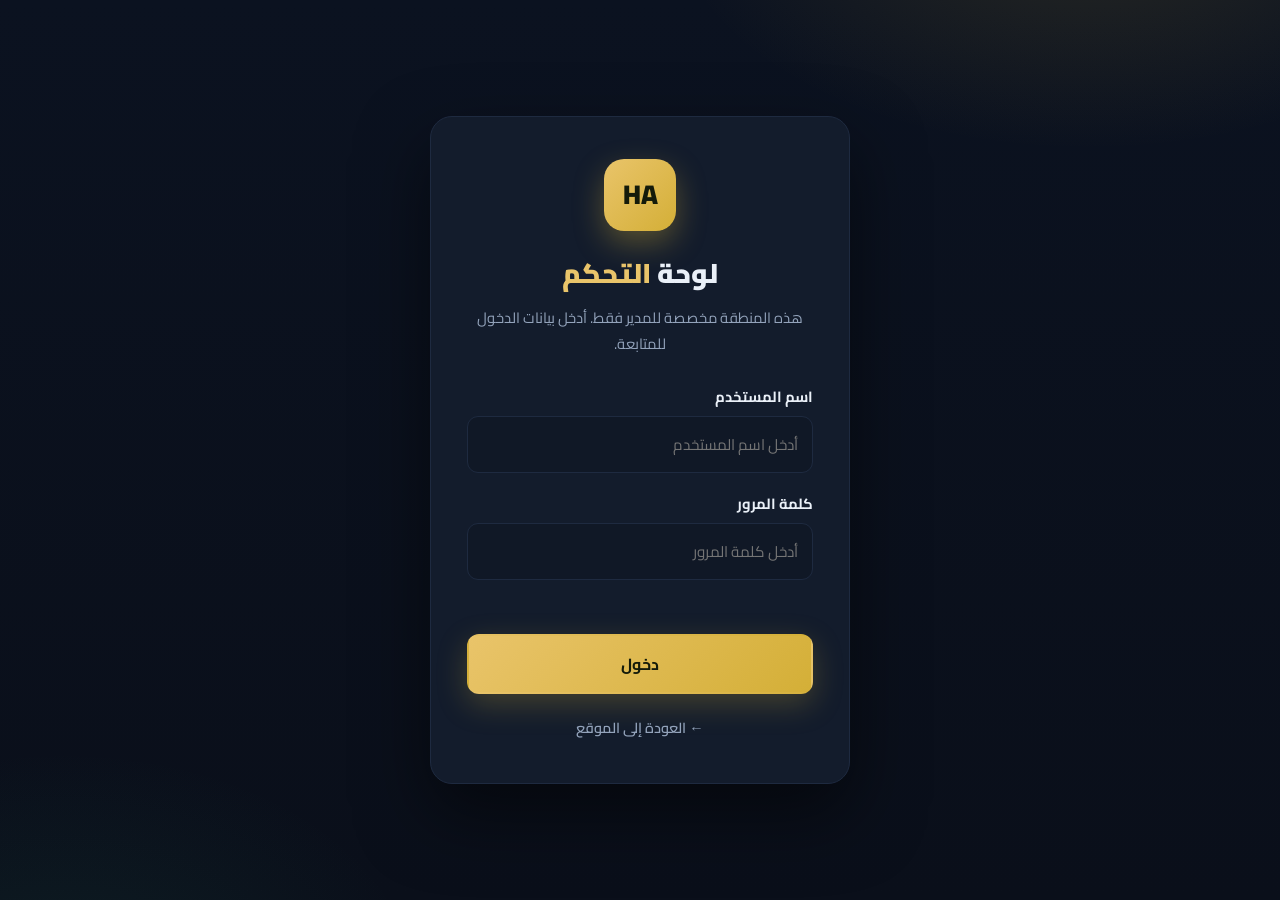
<file: admin.html>
<!DOCTYPE html>
<html lang="ar" dir="rtl">
<head>
  <meta charset="UTF-8">
  <meta name="viewport" content="width=device-width, initial-scale=1.0">
  <meta name="robots" content="noindex, nofollow">
  <title>لوحة التحكم | حسام الدين ابوريمة</title>
  <link rel="icon" type="image/png" href="assets/5.jpeg">
  <link rel="preconnect" href="https://fonts.googleapis.com">
  <link rel="preconnect" href="https://fonts.gstatic.com" crossorigin>
  <link href="https://fonts.googleapis.com/css2?family=Cairo:wght@400;500;600;700;800;900&display=swap" rel="stylesheet">
  <link rel="stylesheet" href="assets/css/style.css">
  <link rel="stylesheet" href="assets/css/admin.css">
</head>
<body class="admin-body">

  <!-- ===== شاشة الدخول ===== -->
  <section class="login-screen" id="loginScreen">
    <div class="login-card">
      <div class="login-logo">HA</div>
      <h1>لوحة <span class="accent">التحكم</span></h1>
      <p class="login-sub">هذه المنطقة مخصصة للمدير فقط. أدخل بيانات الدخول للمتابعة.</p>

      <form id="loginForm" class="login-form">
        <div class="form-group">
          <label for="loginUser">اسم المستخدم</label>
          <input type="text" id="loginUser" autocomplete="username" required placeholder="أدخل اسم المستخدم">
        </div>
        <div class="form-group">
          <label for="loginPass">كلمة المرور</label>
          <input type="password" id="loginPass" autocomplete="current-password" required placeholder="أدخل كلمة المرور">
        </div>
        <div class="login-error" id="loginError"></div>
        <button type="submit" class="btn btn-gold btn-block">دخول</button>
      </form>

      <a href="index.html" class="login-back">← العودة إلى الموقع</a>
    </div>
  </section>

  <!-- ===== محتوى اللوحة (يظهر بعد الدخول) ===== -->
  <div id="adminContent" class="admin-content hidden">

    <!-- الترويسة -->
    <header class="site-header" id="siteHeader">
      <div class="container header-inner">
        <a href="index.html" class="brand">
          <span class="brand-mark">HA</span>
          <div class="brand-text">
            <div class="brand-title">حسام الدين <span>ابوريمة</span></div>
            <div class="brand-sub">لوحة التحكم</div>
          </div>
        </a>

        <nav class="main-nav" aria-label="التنقل الرئيسي">
          <ul>
            <li><a href="index.html">عرض الموقع</a></li>
            <li><a href="courses.html">الدورات والمحاضرات</a></li>
            <li><a href="gallery.html">معرض الصور</a></li>
          </ul>
        </nav>

        <div class="header-actions">
          <button class="btn btn-outline btn-sm" id="logoutBtn">تسجيل الخروج</button>
          <button class="nav-toggle" aria-label="فتح القائمة" aria-expanded="false">
            <span class="bar"></span>
            <span class="bar"></span>
            <span class="bar"></span>
          </button>
        </div>
      </div>
    </header>

    <!-- رأس الصفحة -->
    <section class="page-hero">
      <div class="container">
        <span class="hero-badge"><span class="dot"></span> إدارة محتوى الموقع</span>
        <h1>لوحة <span class="accent">التحكم</span></h1>
        <p>أضف أو احذف الفيديوهات والصور. كل التغييرات تُحفظ فورًا وتظهر في صفحات الموقع.</p>
      </div>
    </section>

    <!-- اللوحة -->
    <section class="section admin-section">
      <div class="container">

        <!-- التبويبات -->
        <div class="admin-tabs" id="adminTabs">
          <button class="admin-tab active" data-tab="videos">
            <svg width="18" height="18" viewBox="0 0 24 24" fill="none" stroke="currentColor" stroke-width="2" stroke-linecap="round" stroke-linejoin="round"><rect x="2" y="4" width="20" height="16" rx="2"/><path d="m10 9 5 3-5 3V9z"/></svg>
            الفيديوهات
          </button>
          <button class="admin-tab" data-tab="gallery">
            <svg width="18" height="18" viewBox="0 0 24 24" fill="none" stroke="currentColor" stroke-width="2" stroke-linecap="round" stroke-linejoin="round"><rect x="3" y="3" width="18" height="18" rx="2"/><circle cx="8.5" cy="8.5" r="1.5"/><polyline points="21 15 16 10 5 21"/></svg>
            معرض الصور
          </button>
          <button class="admin-tab" data-tab="tools">
            <svg width="18" height="18" viewBox="0 0 24 24" fill="none" stroke="currentColor" stroke-width="2" stroke-linecap="round" stroke-linejoin="round"><path d="M21 15v4a2 2 0 0 1-2 2H5a2 2 0 0 1-2-2v-4"/><polyline points="7 10 12 15 17 10"/><line x1="12" y1="15" x2="12" y2="3"/></svg>
            نسخ احتياطي
          </button>
          <button class="admin-tab" data-tab="security">
            <svg width="18" height="18" viewBox="0 0 24 24" fill="none" stroke="currentColor" stroke-width="2" stroke-linecap="round" stroke-linejoin="round"><rect x="3" y="11" width="18" height="11" rx="2"/><path d="M7 11V7a5 5 0 0 1 10 0v4"/></svg>
            الحساب والأمان
          </button>
        </div>

        <!-- ===== تبويب الفيديوهات ===== -->
        <div class="admin-panel" id="panel-videos">
          <div class="admin-grid">
            <div class="admin-card">
              <h3 class="admin-card-title">إضافة محاضرة جديدة</h3>

              <form id="videoForm" class="admin-form">
                <div class="form-group">
                  <label for="vTitle">عنوان المحاضرة *</label>
                  <input type="text" id="vTitle" required placeholder="مثال: أساسيات تخطيط الأحمال التدريبية">
                </div>

                <div class="form-group">
                  <label for="vDesc">وصف مختصر</label>
                  <textarea id="vDesc" rows="3" placeholder="ملخص ما تتناوله المحاضرة..."></textarea>
                </div>

                <div class="form-group">
                  <label>مصدر الفيديو *</label>
                  <div class="source-tabs">
                    <label class="source-option">
                      <input type="radio" name="vSource" value="youtube" checked>
                      <span>رابط يوتيوب</span>
                    </label>
                    <label class="source-option">
                      <input type="radio" name="vSource" value="file">
                      <span>رفع ملف فيديو</span>
                    </label>
                    <label class="source-option">
                      <input type="radio" name="vSource" value="url">
                      <span>رابط فيديو مباشر</span>
                    </label>
                  </div>
                </div>

                <div class="form-group" id="youtubeGroup">
                  <label for="vYoutube">رابط يوتيوب *</label>
                  <input type="url" id="vYoutube" placeholder="https://www.youtube.com/watch?v=...">
                </div>

                <div class="form-group hidden" id="fileGroup">
                  <label for="vFile">اختر ملف الفيديو</label>
                  <input type="file" id="vFile" accept="video/mp4,video/webm,video/ogg,video/*">
                  <small class="form-hint">الملفات الكبيرة تُخزَّن محليًا في متصفحك وقد تبطئ الصفحة.</small>
                </div>

                <div class="form-group hidden" id="urlGroup">
                  <label for="vUrl">رابط الفيديو المباشر</label>
                  <input type="url" id="vUrl" placeholder="https://example.com/video.mp4">
                </div>

                <button type="submit" class="btn btn-gold" id="videoSubmit">إضافة المحاضرة</button>
              </form>
            </div>

            <div class="admin-card">
              <h3 class="admin-card-title">المحاضرات الحالية <span class="count-badge" id="videoCount">0</span></h3>
              <div id="videoList" class="admin-list"></div>
            </div>
          </div>
        </div>

        <!-- ===== تبويب الصور ===== -->
        <div class="admin-panel hidden" id="panel-gallery">
          <div class="admin-grid">
            <div class="admin-card">
              <h3 class="admin-card-title">إضافة صور إلى المعرض</h3>

              <form id="galleryForm" class="admin-form">
                <div class="form-group">
                  <label for="gLabel">وصف الصورة</label>
                  <input type="text" id="gLabel" placeholder="مثال: خلال محاضرة في جامعة الزاوية">
                </div>

                <div class="form-group">
                  <label for="gCat">التصنيف</label>
                  <select id="gCat">
                    <option value="field">من الميدان</option>
                    <option value="academic">أكاديمي</option>
                    <option value="media">إعلامي</option>
                  </select>
                </div>

                <div class="form-group">
                  <label for="gFiles">اختر الصور (يمكن اختيار أكثر من صورة) *</label>
                  <input type="file" id="gFiles" accept="image/*" multiple>
                </div>

                <button type="submit" class="btn btn-gold">إضافة الصور</button>
              </form>
            </div>

            <div class="admin-card">
              <h3 class="admin-card-title">صور المعرض المضافة <span class="count-badge" id="galleryCount">0</span></h3>
              <div id="galleryList" class="admin-list"></div>
            </div>
          </div>
        </div>

        <!-- ===== تبويب النسخ الاحتياطي ===== -->
        <div class="admin-panel hidden" id="panel-tools">
          <div class="admin-grid">
            <div class="admin-card">
              <h3 class="admin-card-title">تصدير البيانات</h3>
              <p class="admin-note">
                صدّر بيانات المحاضرات والصور (الروابط والبيانات الوصفية) كملف JSON للاحتفاظ بنسخة احتياطية أو نقلها إلى متصفح/جهاز آخر.
              </p>
              <button class="btn btn-gold" id="exportBtn">تصدير نسخة احتياطية</button>
            </div>

            <div class="admin-card">
              <h3 class="admin-card-title">استيراد البيانات</h3>
              <p class="admin-note">
                استورد ملف النسخة الاحتياطية (JSON) لاستعادة المحاضرات والصور في هذا المتصفح. ملاحظة: الصور المرفوعة (ملفات) لا تُصدَّر في الملف لأنها مخزنة محليًا.
              </p>
              <input type="file" id="importInput" accept="application/json" class="file-input">
              <button class="btn btn-outline" id="importBtn">استيراد البيانات</button>
            </div>
          </div>
        </div>

        <!-- ===== تبويب الحساب والأمان ===== -->
        <div class="admin-panel hidden" id="panel-security">
          <div class="admin-grid">
            <div class="admin-card">
              <h3 class="admin-card-title">تغيير كلمة المرور</h3>
              <form id="passForm" class="admin-form">
                <div class="form-group">
                  <label for="curPass">كلمة المرور الحالية *</label>
                  <input type="password" id="curPass" autocomplete="current-password" required>
                </div>
                <div class="form-group">
                  <label for="newUser">اسم المستخدم الجديد (اختياري)</label>
                  <input type="text" id="newUser" autocomplete="username" placeholder="اتركه فارغًا للإبقاء على الحالي">
                </div>
                <div class="form-group">
                  <label for="newPass">كلمة المرور الجديدة *</label>
                  <input type="password" id="newPass" autocomplete="new-password" required placeholder="8 أحرف على الأقل">
                </div>
                <div class="form-group">
                  <label for="confirmPass">تأكيد كلمة المرور الجديدة *</label>
                  <input type="password" id="confirmPass" autocomplete="new-password" required>
                </div>
                <button type="submit" class="btn btn-gold">حفظ التغييرات</button>
              </form>
            </div>

            <div class="admin-card">
              <h3 class="admin-card-title">الجلسة الحالية</h3>
              <p class="admin-note">
                أنت مسجّل الدخول حاليًا. لتأمين حسابك تأكد من تغيير كلمة المرور الافتراضية بعد أول دخول.
              </p>
              <button class="btn btn-outline" id="logoutBtn2">
                <svg width="18" height="18" viewBox="0 0 24 24" fill="none" stroke="currentColor" stroke-width="2" stroke-linecap="round" stroke-linejoin="round"><path d="M9 21H5a2 2 0 0 1-2-2V5a2 2 0 0 1 2-2h4"/><polyline points="16 17 21 12 16 7"/><line x1="21" y1="12" x2="9" y2="12"/></svg>
                تسجيل الخروج
              </button>
            </div>
          </div>
        </div>

        <div class="admin-info">
          <svg width="20" height="20" viewBox="0 0 24 24" fill="none" stroke="currentColor" stroke-width="2" stroke-linecap="round" stroke-linejoin="round"><circle cx="12" cy="12" r="10"/><line x1="12" y1="16" x2="12" y2="12"/><line x1="12" y1="8" x2="12.01" y2="8"/></svg>
          <p>
            ملاحظة تقنية: البيانات تُحفظ في متصفحك (localStorage). لتظهر المحاضرات والصور للزوار الآخرين بشكل دائم، أرسل لي (بعد إضافتها) طلبًا بنشر التحديث وسأرفعها إلى الموقع مباشرة — أو استخدم روابط يوتيوب التي تعمل للجميع فورًا. نظام الدخول حماية على مستوى المتصفح.
          </p>
        </div>

      </div>
    </section>

    <!-- التذييل -->
    <footer class="site-footer">
      <div class="container footer-inner">
        <div class="footer-brand">
          <span class="brand-mark">HA</span>
          <div>
            <div class="footer-name">حسام الدين ابوريمة</div>
            <div class="footer-sub">خبير الإعداد البدني وتكنولوجيا التدريب</div>
          </div>
        </div>
        <p class="footer-copy">© <span id="year">2026</span> جميع الحقوق محفوظة — حسام الدين ابوريمة</p>
      </div>
    </footer>

  </div>

  <script src="assets/js/data.js"></script>
  <script src="assets/js/admin.js"></script>
  <script src="assets/js/main.js"></script>
</body>
</html>
</file>
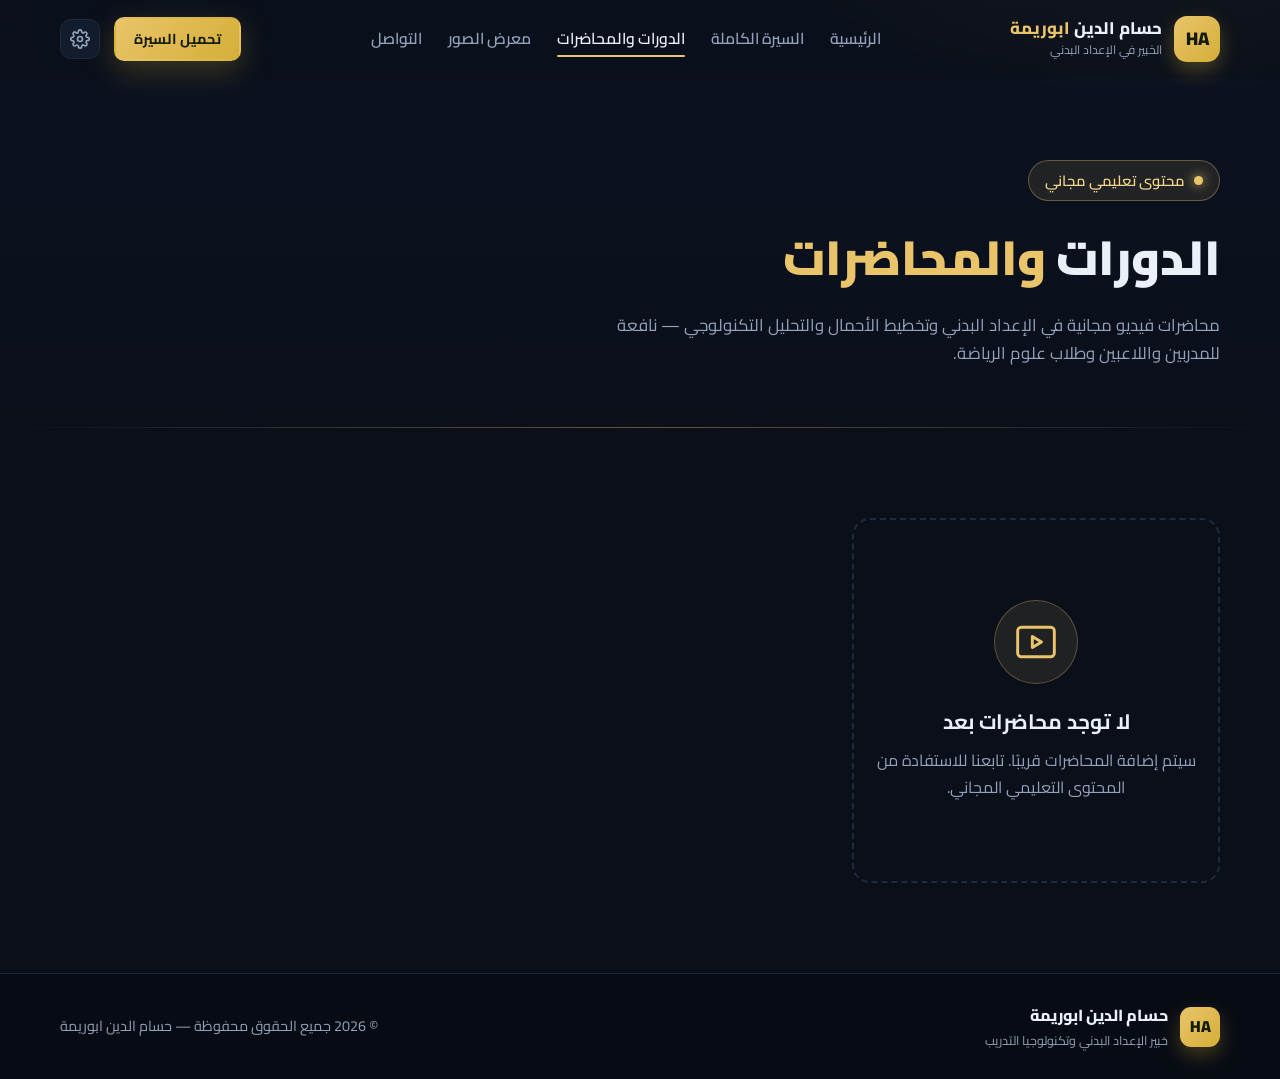
<file: courses.html>
<!DOCTYPE html>
<html lang="ar" dir="rtl">
<head>
  <meta charset="UTF-8">
  <meta name="viewport" content="width=device-width, initial-scale=1.0">
  <meta name="description" content="الدورات والمحاضرات المجانية في الإعداد البدني — محاضرات فيديو لحسام الدين ابوريمة">
  <title>الدورات والمحاضرات | حسام الدين ابوريمة</title>
  <link rel="icon" type="image/png" href="assets/5.jpeg">
  <link rel="preconnect" href="https://fonts.googleapis.com">
  <link rel="preconnect" href="https://fonts.gstatic.com" crossorigin>
  <link href="https://fonts.googleapis.com/css2?family=Cairo:wght@400;500;600;700;800;900&display=swap" rel="stylesheet">
  <link rel="stylesheet" href="assets/css/style.css">
  <link rel="stylesheet" href="assets/css/pages.css">
</head>
<body>

  <!-- ===== الترويسة ===== -->
  <header class="site-header" id="siteHeader">
    <div class="container header-inner">
      <a href="index.html" class="brand">
        <span class="brand-mark">HA</span>
        <div class="brand-text">
          <div class="brand-title">حسام الدين <span>ابوريمة</span></div>
          <div class="brand-sub">الخبير في الإعداد البدني</div>
        </div>
      </a>

      <nav class="main-nav" aria-label="التنقل الرئيسي">
        <ul>
          <li><a href="index.html" data-page="index.html">الرئيسية</a></li>
          <li><a href="about.html" data-page="about.html">السيرة الكاملة</a></li>
          <li><a href="courses.html" data-page="courses.html">الدورات والمحاضرات</a></li>
          <li><a href="gallery.html" data-page="gallery.html">معرض الصور</a></li>
          <li><a href="index.html#contact">التواصل</a></li>
        </ul>
      </nav>

      <div class="header-actions">
        <a href="assets/Hossam_Aburima_CV_Arabic.pdf" class="btn btn-gold btn-sm" download>تحميل السيرة</a>
        <a href="admin.html" class="admin-link" title="لوحة التحكم" aria-label="لوحة التحكم">
          <svg width="20" height="20" viewBox="0 0 24 24" fill="none" stroke="currentColor" stroke-width="2" stroke-linecap="round" stroke-linejoin="round"><circle cx="12" cy="12" r="3"/><path d="M19.4 15a1.65 1.65 0 0 0 .33 1.82l.06.06a2 2 0 1 1-2.83 2.83l-.06-.06a1.65 1.65 0 0 0-1.82-.33 1.65 1.65 0 0 0-1 1.51V21a2 2 0 1 1-4 0v-.09A1.65 1.65 0 0 0 9 19.4a1.65 1.65 0 0 0-1.82.33l-.06.06a2 2 0 1 1-2.83-2.83l.06-.06a1.65 1.65 0 0 0 .33-1.82 1.65 1.65 0 0 0-1.51-1H3a2 2 0 1 1 0-4h.09A1.65 1.65 0 0 0 4.6 9a1.65 1.65 0 0 0-.33-1.82l-.06-.06a2 2 0 1 1 2.83-2.83l.06.06a1.65 1.65 0 0 0 1.82.33H9a1.65 1.65 0 0 0 1-1.51V3a2 2 0 1 1 4 0v.09a1.65 1.65 0 0 0 1 1.51 1.65 1.65 0 0 0 1.82-.33l.06-.06a2 2 0 1 1 2.83 2.83l-.06.06a1.65 1.65 0 0 0-.33 1.82V9a1.65 1.65 0 0 0 1.51 1H21a2 2 0 1 1 0 4h-.09a1.65 1.65 0 0 0-1.51 1z"/></svg>
        </a>
        <button class="nav-toggle" aria-label="فتح القائمة" aria-expanded="false">
          <span class="bar"></span>
          <span class="bar"></span>
          <span class="bar"></span>
        </button>
      </div>
    </div>
  </header>

  <!-- ===== رأس الصفحة ===== -->
  <section class="page-hero">
    <div class="container">
      <span class="hero-badge"><span class="dot"></span> محتوى تعليمي مجاني</span>
      <h1>الدورات <span class="accent">والمحاضرات</span></h1>
      <p>محاضرات فيديو مجانية في الإعداد البدني وتخطيط الأحمال والتحليل التكنولوجي — نافعة للمدربين واللاعبين وطلاب علوم الرياضة.</p>
    </div>
  </section>

  <!-- ===== الفيديوهات ===== -->
  <section class="section">
    <div class="container">
      <div id="videoList" class="video-grid"></div>
    </div>
  </section>

  <!-- ===== التذييل ===== -->
  <footer class="site-footer">
    <div class="container footer-inner">
      <div class="footer-brand">
        <span class="brand-mark">HA</span>
        <div>
          <div class="footer-name">حسام الدين ابوريمة</div>
          <div class="footer-sub">خبير الإعداد البدني وتكنولوجيا التدريب</div>
        </div>
      </div>
      <p class="footer-copy">© <span id="year">2026</span> جميع الحقوق محفوظة — حسام الدين ابوريمة</p>
    </div>
  </footer>

  <script src="assets/js/data.js"></script>
  <script src="assets/js/courses.js"></script>
  <script src="assets/js/main.js"></script>
</body>
</html>
</file>
<file: assets/css/style.css>
/* ===== الأساسيات ===== */
:root {
  --bg: #0a0f1a;
  --bg-soft: #101826;
  --bg-card: #131c2c;
  --bg-line: #1e2a40;
  --text: #eaf0f8;
  --muted: #93a3bb;
  --gold: #e9c46a;
  --gold-dark: #d4af37;
  --gold-soft: #f4d78a;
  --accent: #35c28c;
  --danger: #e70013;
  --shadow: 0 20px 50px rgba(0, 0, 0, 0.45);
  --radius: 18px;
  --transition: 0.3s ease;
}

* {
  margin: 0;
  padding: 0;
  box-sizing: border-box;
}

html {
  scroll-behavior: smooth;
}

body {
  font-family: "Cairo", "Segoe UI", Tahoma, sans-serif;
  background: var(--bg);
  color: var(--text);
  line-height: 1.7;
  overflow-x: hidden;
}

.container {
  width: min(1160px, 92%);
  margin-inline: auto;
}

img {
  max-width: 100%;
  display: block;
}

a {
  text-decoration: none;
  color: inherit;
}

ul {
  list-style: none;
}

.accent {
  color: var(--gold);
}

/* ===== الأزرار ===== */
.btn {
  display: inline-flex;
  align-items: center;
  justify-content: center;
  gap: 9px;
  padding: 13px 28px;
  border-radius: 12px;
  font-family: inherit;
  font-size: 1rem;
  font-weight: 700;
  border: 2px solid transparent;
  cursor: pointer;
  transition: var(--transition);
  white-space: nowrap;
}

.btn-gold {
  background: linear-gradient(135deg, var(--gold) 0%, var(--gold-dark) 100%);
  color: #141b0a;
  box-shadow: 0 10px 30px rgba(212, 175, 55, 0.25);
}

.btn-gold:hover {
  transform: translateY(-3px);
  box-shadow: 0 16px 40px rgba(212, 175, 55, 0.4);
}

.btn-outline {
  border-color: rgba(233, 196, 106, 0.5);
  color: var(--gold);
  background: rgba(233, 196, 106, 0.06);
}

.btn-outline:hover {
  background: rgba(233, 196, 106, 0.15);
  transform: translateY(-3px);
}

.btn-sm {
  padding: 8px 18px;
  font-size: 0.9rem;
  border-radius: 10px;
}

/* ===== الترويسة ===== */
.site-header {
  position: fixed;
  top: 0;
  left: 0;
  right: 0;
  z-index: 100;
  padding: 16px 0;
  background: rgba(10, 15, 26, 0.6);
  backdrop-filter: blur(14px);
  -webkit-backdrop-filter: blur(14px);
  border-bottom: 1px solid transparent;
  transition: var(--transition);
}

.site-header.scrolled {
  background: rgba(10, 15, 26, 0.92);
  border-bottom-color: var(--bg-line);
  padding: 10px 0;
  box-shadow: 0 10px 30px rgba(0, 0, 0, 0.35);
}

.header-inner {
  display: flex;
  align-items: center;
  justify-content: space-between;
  gap: 20px;
}

.brand {
  display: flex;
  align-items: center;
  gap: 12px;
}

.brand-mark {
  width: 46px;
  height: 46px;
  border-radius: 13px;
  background: linear-gradient(135deg, var(--gold) 0%, var(--gold-dark) 100%);
  color: #141b0a;
  font-weight: 900;
  font-size: 1.15rem;
  display: flex;
  align-items: center;
  justify-content: center;
  box-shadow: 0 8px 20px rgba(212, 175, 55, 0.3);
}

.brand-title {
  font-size: 1.05rem;
  font-weight: 800;
  line-height: 1.3;
}

.brand-title span {
  color: var(--gold);
}

.brand-sub {
  font-size: 0.75rem;
  color: var(--muted);
}

.main-nav ul {
  display: flex;
  gap: 26px;
}

.main-nav a {
  font-weight: 600;
  font-size: 0.98rem;
  color: var(--muted);
  position: relative;
  padding: 4px 0;
  transition: color var(--transition);
}

.main-nav a::after {
  content: "";
  position: absolute;
  bottom: 0;
  right: 0;
  width: 0;
  height: 2px;
  background: var(--gold);
  border-radius: 2px;
  transition: width var(--transition);
}

.main-nav a:hover,
.main-nav a.active {
  color: var(--text);
}

.main-nav a:hover::after,
.main-nav a.active::after {
  width: 100%;
}

.header-actions {
  display: flex;
  align-items: center;
  gap: 14px;
}

.nav-toggle {
  display: none;
  flex-direction: column;
  gap: 5px;
  background: none;
  border: none;
  cursor: pointer;
  padding: 6px;
}

.nav-toggle .bar {
  width: 26px;
  height: 3px;
  border-radius: 3px;
  background: var(--text);
  transition: var(--transition);
}

.nav-toggle.open .bar:nth-child(1) {
  transform: translateY(8px) rotate(45deg);
}

.nav-toggle.open .bar:nth-child(2) {
  opacity: 0;
}

.nav-toggle.open .bar:nth-child(3) {
  transform: translateY(-8px) rotate(-45deg);
}

/* ===== الواجهة الرئيسية ===== */
.hero {
  position: relative;
  padding: 170px 0 80px;
  overflow: hidden;
  background:
    radial-gradient(1000px 500px at 85% -10%, rgba(212, 175, 55, 0.14), transparent 60%),
    radial-gradient(800px 500px at 5% 110%, rgba(53, 194, 140, 0.1), transparent 60%),
    linear-gradient(180deg, #0b1220 0%, var(--bg) 100%);
}

.hero-bg {
  position: absolute;
  inset: 0;
  pointer-events: none;
}

.orb {
  position: absolute;
  border-radius: 50%;
  filter: blur(60px);
  opacity: 0.5;
}

.orb-1 {
  width: 340px;
  height: 340px;
  background: rgba(212, 175, 55, 0.16);
  top: -80px;
  right: -60px;
}

.orb-2 {
  width: 260px;
  height: 260px;
  background: rgba(53, 194, 140, 0.12);
  bottom: -60px;
  left: -40px;
}

.orb-3 {
  width: 200px;
  height: 200px;
  background: rgba(233, 196, 106, 0.1);
  top: 40%;
  right: 35%;
}

.hero-grid {
  position: relative;
  display: grid;
  grid-template-columns: 1.2fr 0.8fr;
  align-items: center;
  gap: 50px;
}

.hero-badge {
  display: inline-flex;
  align-items: center;
  gap: 9px;
  background: rgba(233, 196, 106, 0.1);
  border: 1px solid rgba(233, 196, 106, 0.35);
  color: var(--gold-soft);
  font-weight: 600;
  font-size: 0.92rem;
  padding: 7px 16px;
  border-radius: 100px;
  margin-bottom: 22px;
}

.hero-badge .dot {
  width: 9px;
  height: 9px;
  border-radius: 50%;
  background: var(--gold);
  box-shadow: 0 0 12px var(--gold);
  animation: pulse 2s infinite;
}

@keyframes pulse {
  0%, 100% { opacity: 1; transform: scale(1); }
  50% { opacity: 0.5; transform: scale(0.8); }
}

.hero h1 {
  font-size: clamp(2.6rem, 6vw, 4.2rem);
  font-weight: 900;
  line-height: 1.15;
  margin-bottom: 10px;
}

.hero-title {
  font-size: clamp(1.2rem, 2.6vw, 1.6rem);
  font-weight: 700;
  color: var(--text);
  margin-bottom: 18px;
}

.hero-tagline {
  color: var(--muted);
  font-size: 1.05rem;
  max-width: 560px;
  margin-bottom: 34px;
}

.hero-actions {
  display: flex;
  gap: 16px;
  flex-wrap: wrap;
}

/* صورة البطل */
.hero-media {
  display: flex;
  justify-content: center;
  position: relative;
}

.photo-ring {
  position: relative;
  width: min(360px, 80vw);
  aspect-ratio: 1;
  display: flex;
  align-items: center;
  justify-content: center;
}

.photo-frame {
  position: relative;
  width: 82%;
  height: 92%;
  border-radius: 42% 58% 55% 45% / 48% 42% 58% 52%;
  overflow: hidden;
  border: 3px solid rgba(233, 196, 106, 0.7);
  box-shadow: var(--shadow);
  animation: float 6s ease-in-out infinite;
}

.photo-frame::after {
  content: "";
  position: absolute;
  inset: 0;
  background: linear-gradient(180deg, transparent 55%, rgba(10, 15, 26, 0.45));
}

.photo-frame img {
  width: 100%;
  height: 100%;
  object-fit: cover;
}

@keyframes float {
  0%, 100% { transform: translateY(0); }
  50% { transform: translateY(-14px); }
}

.ring {
  position: absolute;
  border: 2px dashed rgba(233, 196, 106, 0.25);
  border-radius: 50%;
  animation: spin 30s linear infinite;
}

.ring-1 {
  inset: 0;
}

.ring-2 {
  inset: 12%;
  border-style: solid;
  border-color: rgba(53, 194, 140, 0.15);
  animation-direction: reverse;
  animation-duration: 20s;
}

@keyframes spin {
  to { transform: rotate(360deg); }
}

/* شريط الإحصائيات */
.stats-bar {
  display: grid;
  grid-template-columns: repeat(4, 1fr);
  gap: 18px;
  margin-top: 80px;
  background: var(--bg-card);
  border: 1px solid var(--bg-line);
  border-radius: var(--radius);
  padding: 34px 20px;
  box-shadow: var(--shadow);
}

.stat {
  text-align: center;
  padding-inline: 10px;
}

.stat .num {
  font-size: 2.6rem;
  font-weight: 900;
  color: var(--gold);
  line-height: 1;
}

.stat .plus {
  font-size: 2rem;
  font-weight: 900;
  color: var(--gold);
}

.stat .label {
  display: block;
  margin-top: 8px;
  color: var(--muted);
  font-size: 0.95rem;
  font-weight: 600;
}

/* ===== الأقسام العامة ===== */
.section {
  padding: 90px 0;
}

.section-label {
  display: inline-block;
  color: var(--gold);
  font-weight: 700;
  font-size: 0.95rem;
  letter-spacing: 0.5px;
  margin-bottom: 10px;
}

.section-label::before {
  content: "";
  display: inline-block;
  width: 26px;
  height: 2px;
  background: var(--gold);
  vertical-align: middle;
  margin-inline-end: 9px;
  border-radius: 2px;
}

.section-title {
  font-size: clamp(1.7rem, 4vw, 2.5rem);
  font-weight: 800;
  line-height: 1.35;
  margin-bottom: 16px;
}

.section-head {
  text-align: center;
  margin-bottom: 50px;
}

.section-head .section-label::before {
  display: none;
}

/* ===== نبذة شخصية ===== */
.about {
  background: var(--bg-soft);
  position: relative;
}

.about-grid {
  display: grid;
  grid-template-columns: 0.9fr 1.1fr;
  gap: 60px;
  align-items: center;
}

.about-media {
  position: relative;
}

.about-frame {
  position: relative;
  border-radius: var(--radius);
  overflow: hidden;
  border: 1px solid var(--bg-line);
  box-shadow: var(--shadow);
}

.about-frame::before {
  content: "";
  position: absolute;
  inset: 0;
  border-radius: var(--radius);
  background: linear-gradient(180deg, transparent 60%, rgba(10, 15, 26, 0.7));
  z-index: 1;
}

.about-frame img {
  width: 100%;
  height: 520px;
  object-fit: cover;
}

.about-badge {
  position: absolute;
  bottom: -26px;
  right: 24px;
  z-index: 2;
  display: flex;
  align-items: center;
  gap: 12px;
  background: linear-gradient(135deg, var(--gold) 0%, var(--gold-dark) 100%);
  color: #141b0a;
  padding: 14px 22px;
  border-radius: 14px;
  box-shadow: 0 14px 34px rgba(212, 175, 55, 0.35);
}

.badge-icon {
  font-size: 1.3rem;
}

.badge-title {
  display: block;
  font-weight: 900;
  font-size: 1rem;
  line-height: 1.3;
}

.badge-sub {
  display: block;
  font-weight: 600;
  font-size: 0.8rem;
  opacity: 0.8;
}

.about-content p {
  color: var(--muted);
  margin-bottom: 18px;
  text-align: justify;
}

.about-content p strong {
  color: var(--text);
}

.about-points {
  display: grid;
  grid-template-columns: 1fr 1fr;
  gap: 12px 24px;
  margin: 26px 0 34px;
}

.about-points li {
  display: flex;
  align-items: center;
  gap: 10px;
  color: var(--text);
  font-weight: 600;
  font-size: 0.98rem;
}

.about-points .check {
  width: 26px;
  height: 26px;
  flex-shrink: 0;
  border-radius: 50%;
  background: rgba(53, 194, 140, 0.15);
  border: 1px solid rgba(53, 194, 140, 0.5);
  color: var(--accent);
  display: flex;
  align-items: center;
  justify-content: center;
  font-size: 0.85rem;
  font-weight: 800;
}

/* ===== معرض الصور ===== */
.gallery {
  position: relative;
}

.gallery-grid {
  display: grid;
  grid-template-columns: repeat(3, 1fr);
  gap: 24px;
}

.gallery-item {
  position: relative;
  border-radius: var(--radius);
  overflow: hidden;
  border: 1px solid var(--bg-line);
  cursor: pointer;
  aspect-ratio: 4 / 5;
}

.gallery-item img {
  width: 100%;
  height: 100%;
  object-fit: cover;
  transition: transform 0.6s ease;
}

.gallery-item:hover img {
  transform: scale(1.08);
}

.gallery-item figcaption {
  position: absolute;
  inset: auto 0 0 0;
  padding: 40px 18px 16px;
  background: linear-gradient(180deg, transparent, rgba(10, 15, 26, 0.9));
  font-weight: 700;
  font-size: 0.98rem;
  opacity: 0;
  transform: translateY(12px);
  transition: var(--transition);
}

.gallery-item:hover figcaption {
  opacity: 1;
  transform: translateY(0);
}

.gallery-item::before {
  content: "";
  position: absolute;
  inset: 0;
  border: 2px solid rgba(233, 196, 106, 0);
  z-index: 1;
  transition: var(--transition);
}

.gallery-item:hover::before {
  border-color: rgba(233, 196, 106, 0.6);
}

/* ===== السيرة الذاتية ===== */
.cv-section {
  background:
    radial-gradient(800px 400px at 10% 0%, rgba(212, 175, 55, 0.12), transparent 60%),
    var(--bg-soft);
}

.cv-box {
  display: flex;
  align-items: center;
  gap: 30px;
  background: var(--bg-card);
  border: 1px solid var(--bg-line);
  border-radius: var(--radius);
  padding: 40px;
  box-shadow: var(--shadow);
}

.cv-icon {
  flex-shrink: 0;
  width: 84px;
  height: 84px;
  border-radius: 22px;
  background: linear-gradient(135deg, rgba(233, 196, 106, 0.15), rgba(212, 175, 55, 0.08));
  border: 1px solid rgba(233, 196, 106, 0.4);
  color: var(--gold);
  display: flex;
  align-items: center;
  justify-content: center;
}

.cv-text {
  flex: 1;
}

.cv-text .section-title {
  margin-bottom: 8px;
}

.cv-text p {
  color: var(--muted);
  max-width: 640px;
}

/* ===== التواصل ===== */
.contact-cards {
  display: grid;
  grid-template-columns: repeat(3, 1fr);
  gap: 24px;
}

.contact-card {
  display: flex;
  flex-direction: column;
  align-items: center;
  gap: 10px;
  text-align: center;
  background: var(--bg-card);
  border: 1px solid var(--bg-line);
  border-radius: var(--radius);
  padding: 36px 20px;
  transition: var(--transition);
}

a.contact-card:hover {
  transform: translateY(-6px);
  border-color: rgba(233, 196, 106, 0.5);
  box-shadow: var(--shadow);
}

.contact-ico {
  width: 60px;
  height: 60px;
  border-radius: 18px;
  background: rgba(233, 196, 106, 0.1);
  border: 1px solid rgba(233, 196, 106, 0.35);
  color: var(--gold);
  display: flex;
  align-items: center;
  justify-content: center;
  margin-bottom: 4px;
}

.contact-name {
  font-weight: 800;
  font-size: 1.05rem;
}

.contact-val {
  color: var(--muted);
  font-size: 0.95rem;
}

/* ===== التذييل ===== */
.site-footer {
  border-top: 1px solid var(--bg-line);
  padding: 28px 0;
  background: #070b13;
}

.footer-inner {
  display: flex;
  align-items: center;
  justify-content: space-between;
  gap: 20px;
  flex-wrap: wrap;
}

.footer-brand {
  display: flex;
  align-items: center;
  gap: 12px;
}

.footer-brand .brand-mark {
  width: 40px;
  height: 40px;
  font-size: 1rem;
  border-radius: 11px;
}

.footer-name {
  font-weight: 800;
}

.footer-sub {
  font-size: 0.78rem;
  color: var(--muted);
}

.footer-copy {
  color: var(--muted);
  font-size: 0.9rem;
}

/* ===== حركة الظهور ===== */
.reveal {
  opacity: 0;
  transform: translateY(30px);
  transition: opacity 0.7s ease, transform 0.7s ease;
}

.reveal.visible {
  opacity: 1;
  transform: translateY(0);
}

/* ===== التجاوب مع الجوال ===== */
@media (max-width: 992px) {
  .hero-grid {
    grid-template-columns: 1fr;
    text-align: center;
    gap: 40px;
  }

  .hero-content {
    order: 2;
  }

  .hero-media {
    order: 1;
  }

  .hero-tagline {
    margin-inline: auto;
  }

  .hero-actions {
    justify-content: center;
  }

  .stats-bar {
    grid-template-columns: repeat(2, 1fr);
    gap: 28px 12px;
    margin-top: 50px;
  }

  .about-grid {
    grid-template-columns: 1fr;
    gap: 50px;
  }

  .about-frame img {
    height: 420px;
  }

  .gallery-grid {
    grid-template-columns: 1fr;
    max-width: 420px;
    margin-inline: auto;
  }

  .contact-cards {
    grid-template-columns: 1fr;
    max-width: 420px;
    margin-inline: auto;
  }

  .cv-box {
    flex-direction: column;
    text-align: center;
  }

  .main-nav {
    position: fixed;
    top: 0;
    right: -300px;
    width: 280px;
    height: 100vh;
    background: #0d1422;
    border-inline-start: 1px solid var(--bg-line);
    padding: 90px 28px 30px;
    transition: right 0.35s ease;
    z-index: 90;
    box-shadow: -20px 0 50px rgba(0, 0, 0, 0.5);
  }

  .main-nav.open {
    right: 0;
  }

  .main-nav ul {
    flex-direction: column;
    gap: 6px;
  }

  .main-nav a {
    display: block;
    padding: 12px 14px;
    border-radius: 10px;
    font-size: 1.05rem;
  }

  .main-nav a::after {
    display: none;
  }

  .main-nav a:hover,
  .main-nav a.active {
    background: rgba(233, 196, 106, 0.1);
    color: var(--gold);
  }

  .nav-toggle {
    display: flex;
  }
}

@media (max-width: 560px) {
  .hero {
    padding: 130px 0 60px;
  }

  .stats-bar {
    grid-template-columns: 1fr 1fr;
  }

  .about-points {
    grid-template-columns: 1fr;
  }

  .section {
    padding: 70px 0;
  }

  .btn {
    padding: 12px 22px;
    font-size: 0.95rem;
  }
}

/* ===== زر لوحة التحكم ===== */
.admin-link {
  width: 40px;
  height: 40px;
  border-radius: 11px;
  border: 1px solid var(--bg-line);
  background: var(--bg-card);
  color: var(--muted);
  display: flex;
  align-items: center;
  justify-content: center;
  transition: var(--transition);
}

.admin-link:hover {
  color: var(--gold);
  border-color: rgba(233, 196, 106, 0.5);
  transform: rotate(30deg);
}

.about-actions {
  display: flex;
  gap: 14px;
  flex-wrap: wrap;
}

/* ===== جهات العمل ===== */
.partners {
  background: var(--bg-soft);
}

.partners-grid {
  display: grid;
  grid-template-columns: repeat(4, 1fr);
  gap: 18px;
}

.partner {
  display: flex;
  flex-direction: column;
  align-items: center;
  gap: 14px;
  background: var(--bg-card);
  border: 1px solid var(--bg-line);
  border-radius: var(--radius);
  padding: 26px 16px;
  transition: var(--transition);
}

.partner:hover {
  transform: translateY(-5px);
  border-color: rgba(233, 196, 106, 0.4);
  box-shadow: var(--shadow);
}

.partner img {
  height: 56px;
  max-width: 90%;
  object-fit: contain;
  filter: grayscale(1) brightness(1.4) opacity(0.85);
  transition: var(--transition);
}

.partner:hover img {
  filter: none;
}

.partner span {
  color: var(--muted);
  font-size: 0.88rem;
  font-weight: 600;
  text-align: center;
}

/* ===== الأقسام المميزة ===== */
.featured-grid {
  display: grid;
  grid-template-columns: repeat(3, 1fr);
  gap: 24px;
}

.feature-card {
  background: var(--bg-card);
  border: 1px solid var(--bg-line);
  border-radius: var(--radius);
  padding: 34px 26px;
  transition: var(--transition);
  display: flex;
  flex-direction: column;
}

.feature-card:hover {
  transform: translateY(-8px);
  border-color: rgba(233, 196, 106, 0.5);
  box-shadow: var(--shadow);
}

.feature-ico {
  width: 66px;
  height: 66px;
  border-radius: 18px;
  background: linear-gradient(135deg, rgba(233, 196, 106, 0.16), rgba(212, 175, 55, 0.08));
  border: 1px solid rgba(233, 196, 106, 0.4);
  color: var(--gold);
  display: flex;
  align-items: center;
  justify-content: center;
  margin-bottom: 20px;
}

.feature-card h3 {
  font-size: 1.25rem;
  font-weight: 800;
  margin-bottom: 10px;
}

.feature-card p {
  color: var(--muted);
  font-size: 0.95rem;
  flex: 1;
}

.feature-link {
  display: inline-block;
  margin-top: 18px;
  color: var(--gold);
  font-weight: 700;
  font-size: 0.95rem;
}

.center-cta {
  text-align: center;
  margin-top: 40px;
}

/* ===== التجاوب للأقسام الجديدة ===== */
@media (max-width: 992px) {
  .partners-grid {
    grid-template-columns: repeat(3, 1fr);
  }

  .featured-grid {
    grid-template-columns: 1fr;
    max-width: 460px;
    margin-inline: auto;
  }
}

@media (max-width: 560px) {
  .partners-grid {
    grid-template-columns: repeat(2, 1fr);
  }
}
</file>
<file: assets/css/pages.css>
/* ===== رأس الصفحات الداخلية ===== */
.page-hero {
  position: relative;
  padding: 160px 0 60px;
  overflow: hidden;
  background:
    radial-gradient(700px 300px at 90% -20%, rgba(212, 175, 55, 0.15), transparent 60%),
    linear-gradient(180deg, #0b1220 0%, var(--bg) 100%);
}

.page-hero::after {
  content: "";
  position: absolute;
  bottom: 0;
  right: 0;
  left: 0;
  height: 1px;
  background: linear-gradient(90deg, transparent, rgba(233, 196, 106, 0.4), transparent);
}

.page-hero h1 {
  font-size: clamp(1.9rem, 4.5vw, 3rem);
  font-weight: 900;
  margin-bottom: 12px;
}

.page-hero p {
  color: var(--muted);
  max-width: 640px;
  font-size: 1.05rem;
}

.page-hero .hero-badge {
  margin-bottom: 16px;
}

/* ===== السيرة الكاملة ===== */
.cv-page {
  background: var(--bg);
}

.cv-block {
  background: var(--bg-card);
  border: 1px solid var(--bg-line);
  border-radius: var(--radius);
  padding: 36px;
  margin-bottom: 34px;
  box-shadow: 0 12px 34px rgba(0, 0, 0, 0.25);
}

.cv-block-head {
  display: flex;
  align-items: center;
  gap: 14px;
  margin-bottom: 26px;
  padding-bottom: 14px;
  border-bottom: 2px solid rgba(233, 196, 106, 0.35);
}

.cv-block-num {
  flex-shrink: 0;
  width: 42px;
  height: 42px;
  border-radius: 12px;
  background: linear-gradient(135deg, var(--gold) 0%, var(--gold-dark) 100%);
  color: #141b0a;
  font-weight: 900;
  font-size: 1.15rem;
  display: flex;
  align-items: center;
  justify-content: center;
}

.cv-block-title {
  font-size: 1.4rem;
  font-weight: 800;
}

.cv-block-sub {
  color: var(--muted);
  font-size: 0.92rem;
}

.cv-text {
  color: var(--muted);
  text-align: justify;
  line-height: 1.9;
}

.cv-text strong {
  color: var(--text);
}

/* الخط الزمني */
.cv-timeline {
  position: relative;
  padding-inline-start: 26px;
}

.cv-timeline::before {
  content: "";
  position: absolute;
  top: 8px;
  bottom: 8px;
  inset-inline-start: 7px;
  width: 2px;
  background: linear-gradient(180deg, var(--gold), rgba(212, 175, 55, 0.15));
  border-radius: 2px;
}

.cv-entry {
  position: relative;
  display: flex;
  align-items: center;
  gap: 18px;
  padding: 18px 16px;
  margin-bottom: 14px;
  background: var(--bg-soft);
  border: 1px solid var(--bg-line);
  border-radius: 14px;
  transition: var(--transition);
}

.cv-entry:hover {
  border-color: rgba(233, 196, 106, 0.5);
  transform: translateX(-4px);
}

.cv-entry::before {
  content: "";
  position: absolute;
  inset-inline-start: -23px;
  top: 50%;
  transform: translateY(-50%);
  width: 11px;
  height: 11px;
  border-radius: 50%;
  background: var(--gold);
  border: 2px solid var(--bg-card);
  box-shadow: 0 0 0 2px rgba(233, 196, 106, 0.4);
}

.entry-logo {
  flex-shrink: 0;
  width: 56px;
  height: 56px;
  border-radius: 14px;
  background: #ffffff;
  border: 1px solid var(--bg-line);
  display: flex;
  align-items: center;
  justify-content: center;
  overflow: hidden;
  padding: 4px;
}

.entry-logo img {
  width: 100%;
  height: 100%;
  object-fit: contain;
}

.entry-logo.logo-mono {
  background: linear-gradient(135deg, #1b2940, #142033);
  color: var(--gold);
  font-weight: 900;
  font-size: 1.25rem;
  border-color: rgba(233, 196, 106, 0.35);
}

.entry-info {
  flex: 1;
}

.entry-role {
  font-weight: 800;
  font-size: 1.02rem;
}

.entry-org {
  color: var(--gold);
  font-weight: 600;
  font-size: 0.9rem;
}

.entry-desc {
  color: var(--muted);
  font-size: 0.88rem;
  margin-top: 4px;
}

.entry-date {
  flex-shrink: 0;
  font-size: 0.82rem;
  font-weight: 700;
  color: var(--gold);
  background: rgba(233, 196, 106, 0.1);
  border: 1px solid rgba(233, 196, 106, 0.35);
  padding: 4px 12px;
  border-radius: 100px;
  white-space: nowrap;
}

/* شبكة العناصر المختصرة */
.cv-grid {
  display: grid;
  grid-template-columns: repeat(auto-fill, minmax(280px, 1fr));
  gap: 16px;
}

.cv-item {
  display: flex;
  align-items: center;
  gap: 14px;
  background: var(--bg-soft);
  border: 1px solid var(--bg-line);
  border-radius: 14px;
  padding: 16px;
  transition: var(--transition);
}

.cv-item:hover {
  border-color: rgba(233, 196, 106, 0.4);
}

.cv-item .entry-logo {
  width: 46px;
  height: 46px;
  border-radius: 11px;
}

.cv-item .main {
  font-weight: 700;
  font-size: 0.95rem;
}

.cv-item .sub {
  color: var(--muted);
  font-size: 0.82rem;
}

.cv-item .yr {
  color: var(--gold);
  font-weight: 700;
  font-size: 0.85rem;
}

/* المهارات */
.skills-grid {
  display: grid;
  grid-template-columns: repeat(auto-fill, minmax(260px, 1fr));
  gap: 14px;
}

.skill-card {
  background: var(--bg-soft);
  border: 1px solid var(--bg-line);
  border-inline-start: 4px solid var(--gold);
  border-radius: 12px;
  padding: 14px 18px;
  font-weight: 600;
  font-size: 0.98rem;
  color: var(--text);
  transition: var(--transition);
}

.skill-card:hover {
  transform: translateY(-3px);
  border-color: rgba(233, 196, 106, 0.5);
}

.skill-card .ico {
  color: var(--gold);
  margin-inline-end: 8px;
}

/* اللغات */
.langs-grid {
  display: grid;
  grid-template-columns: repeat(auto-fit, minmax(200px, 1fr));
  gap: 16px;
}

.lang-card {
  background: var(--bg-soft);
  border: 1px solid var(--bg-line);
  border-radius: 14px;
  padding: 20px;
  text-align: center;
}

.lang-name {
  font-weight: 800;
  font-size: 1.15rem;
}

.lang-level {
  color: var(--muted);
  font-size: 0.88rem;
  margin: 4px 0 12px;
}

.lang-bar {
  height: 8px;
  border-radius: 6px;
  background: var(--bg-line);
  overflow: hidden;
}

.lang-fill {
  height: 100%;
  border-radius: 6px;
  background: linear-gradient(90deg, var(--gold-dark), var(--gold-soft));
}

/* ===== صفحة الدورات ===== */
.courses-head {
  display: flex;
  align-items: flex-end;
  justify-content: space-between;
  gap: 20px;
  margin-bottom: 40px;
  flex-wrap: wrap;
}

.video-grid {
  display: grid;
  grid-template-columns: repeat(auto-fill, minmax(340px, 1fr));
  gap: 28px;
}

.video-card {
  background: var(--bg-card);
  border: 1px solid var(--bg-line);
  border-radius: var(--radius);
  overflow: hidden;
  box-shadow: 0 12px 34px rgba(0, 0, 0, 0.3);
  transition: var(--transition);
}

.video-card:hover {
  transform: translateY(-6px);
  border-color: rgba(233, 196, 106, 0.45);
  box-shadow: 0 22px 50px rgba(0, 0, 0, 0.45);
}

.video-frame {
  position: relative;
  aspect-ratio: 16 / 9;
  background: #05070d;
}

.video-frame iframe,
.video-frame video {
  width: 100%;
  height: 100%;
  display: block;
  border: none;
}

.video-body {
  padding: 20px;
}

.video-title {
  font-weight: 800;
  font-size: 1.1rem;
  margin-bottom: 8px;
}

.video-desc {
  color: var(--muted);
  font-size: 0.92rem;
}

.video-date {
  display: inline-block;
  margin-top: 12px;
  font-size: 0.78rem;
  color: var(--gold);
  background: rgba(233, 196, 106, 0.1);
  border: 1px solid rgba(233, 196, 106, 0.3);
  padding: 3px 10px;
  border-radius: 100px;
}

.empty-state {
  text-align: center;
  padding: 80px 20px;
  border: 2px dashed var(--bg-line);
  border-radius: var(--radius);
  color: var(--muted);
}

.empty-state .empty-ico {
  width: 84px;
  height: 84px;
  margin: 0 auto 20px;
  border-radius: 50%;
  background: rgba(233, 196, 106, 0.1);
  border: 1px solid rgba(233, 196, 106, 0.3);
  color: var(--gold);
  display: flex;
  align-items: center;
  justify-content: center;
}

.empty-state h3 {
  color: var(--text);
  margin-bottom: 8px;
  font-size: 1.3rem;
}

/* ===== صفحة المعرض ===== */
.gallery-filter {
  display: flex;
  gap: 10px;
  flex-wrap: wrap;
  margin-bottom: 34px;
}

.filter-btn {
  background: var(--bg-card);
  border: 1px solid var(--bg-line);
  color: var(--muted);
  font-family: inherit;
  font-weight: 700;
  font-size: 0.92rem;
  padding: 9px 20px;
  border-radius: 100px;
  cursor: pointer;
  transition: var(--transition);
}

.filter-btn:hover {
  color: var(--text);
  border-color: rgba(233, 196, 106, 0.4);
}

.filter-btn.active {
  background: linear-gradient(135deg, var(--gold), var(--gold-dark));
  color: #141b0a;
  border-color: transparent;
}

.gallery-grid {
  display: grid;
  grid-template-columns: repeat(auto-fill, minmax(300px, 1fr));
  gap: 22px;
}

.gallery-item {
  position: relative;
  border-radius: var(--radius);
  overflow: hidden;
  border: 1px solid var(--bg-line);
  aspect-ratio: 4 / 5;
  cursor: pointer;
  background: var(--bg-card);
}

.gallery-item img {
  width: 100%;
  height: 100%;
  object-fit: cover;
  transition: transform 0.6s ease;
}

.gallery-item:hover img {
  transform: scale(1.07);
}

.gallery-item figcaption {
  position: absolute;
  inset: auto 0 0 0;
  padding: 46px 18px 14px;
  background: linear-gradient(180deg, transparent, rgba(10, 15, 26, 0.92));
  font-weight: 700;
  transform: translateY(12px);
  opacity: 0;
  transition: var(--transition);
}

.gallery-item:hover figcaption {
  transform: translateY(0);
  opacity: 1;
}

.gallery-item::before {
  content: "";
  position: absolute;
  inset: 0;
  border: 2px solid rgba(233, 196, 106, 0);
  z-index: 1;
  transition: var(--transition);
}

.gallery-item:hover::before {
  border-color: rgba(233, 196, 106, 0.6);
}

/* نافذة عرض كبيرة */
.lightbox {
  position: fixed;
  inset: 0;
  z-index: 200;
  background: rgba(5, 8, 15, 0.95);
  display: none;
  align-items: center;
  justify-content: center;
  padding: 30px;
}

.lightbox.open {
  display: flex;
}

.lightbox img {
  max-width: 90vw;
  max-height: 85vh;
  border-radius: 12px;
  box-shadow: 0 30px 80px rgba(0, 0, 0, 0.7);
}

.lightbox-close {
  position: absolute;
  top: 22px;
  left: 22px;
  width: 46px;
  height: 46px;
  border-radius: 50%;
  background: rgba(255, 255, 255, 0.1);
  border: 1px solid rgba(255, 255, 255, 0.2);
  color: #fff;
  font-size: 1.4rem;
  cursor: pointer;
  display: flex;
  align-items: center;
  justify-content: center;
  transition: var(--transition);
}

.lightbox-close:hover {
  background: var(--danger);
  border-color: var(--danger);
}

/* ===== التجاوب ===== */
@media (max-width: 768px) {
  .page-hero {
    padding: 130px 0 44px;
  }

  .cv-block {
    padding: 24px 18px;
  }

  .cv-entry {
    flex-wrap: wrap;
    gap: 12px;
  }

  .entry-date {
    margin-inline-start: 62px;
  }

  .video-grid {
    grid-template-columns: 1fr;
  }

  .gallery-grid {
    grid-template-columns: 1fr;
  }
}
</file>
<file: assets/css/admin.css>
/* ===== لوحة التحكم ===== */
.admin-body {
  background: var(--bg);
}

.admin-content {
  min-height: 100vh;
}

/* ===== شاشة الدخول ===== */
.login-screen {
  min-height: 100vh;
  display: flex;
  align-items: center;
  justify-content: center;
  padding: 30px 20px;
  background:
    radial-gradient(700px 400px at 85% -10%, rgba(212, 175, 55, 0.14), transparent 60%),
    radial-gradient(600px 400px at 5% 110%, rgba(53, 194, 140, 0.08), transparent 60%),
    linear-gradient(180deg, #0b1220 0%, var(--bg) 100%);
}

.login-card {
  width: min(420px, 100%);
  background: var(--bg-card);
  border: 1px solid var(--bg-line);
  border-radius: 22px;
  padding: 42px 36px;
  text-align: center;
  box-shadow: 0 30px 70px rgba(0, 0, 0, 0.5);
}

.login-logo {
  width: 72px;
  height: 72px;
  margin: 0 auto 20px;
  border-radius: 20px;
  background: linear-gradient(135deg, var(--gold) 0%, var(--gold-dark) 100%);
  color: #141b0a;
  font-weight: 900;
  font-size: 1.7rem;
  display: flex;
  align-items: center;
  justify-content: center;
  box-shadow: 0 12px 30px rgba(212, 175, 55, 0.35);
}

.login-card h1 {
  font-size: 1.7rem;
  font-weight: 900;
  margin-bottom: 8px;
}

.login-sub {
  color: var(--muted);
  font-size: 0.92rem;
  margin-bottom: 28px;
}

.login-form {
  text-align: right;
}

.login-form .form-group {
  margin-bottom: 18px;
}

.login-form label {
  display: block;
  font-weight: 700;
  font-size: 0.92rem;
  margin-bottom: 7px;
  color: var(--text);
}

.login-form input {
  width: 100%;
  background: var(--bg-soft);
  border: 1px solid var(--bg-line);
  border-radius: 11px;
  color: var(--text);
  font-family: inherit;
  font-size: 0.95rem;
  padding: 13px 14px;
  transition: var(--transition);
  outline: none;
}

.login-form input:focus {
  border-color: rgba(233, 196, 106, 0.6);
  box-shadow: 0 0 0 3px rgba(233, 196, 106, 0.12);
}

.login-error {
  min-height: 20px;
  color: #ff5f6d;
  font-size: 0.85rem;
  font-weight: 600;
  margin-bottom: 10px;
}

.btn-block {
  width: 100%;
  margin-top: 6px;
}

.login-back {
  display: inline-block;
  margin-top: 22px;
  color: var(--muted);
  font-size: 0.9rem;
  font-weight: 600;
  transition: color var(--transition);
}

.login-back:hover {
  color: var(--gold);
}

.admin-section {
  padding-top: 40px;
}

/* التبويبات */
.admin-tabs {
  display: flex;
  gap: 10px;
  flex-wrap: wrap;
  margin-bottom: 28px;
  border-bottom: 1px solid var(--bg-line);
  padding-bottom: 18px;
}

.admin-tab {
  display: inline-flex;
  align-items: center;
  gap: 8px;
  background: var(--bg-card);
  border: 1px solid var(--bg-line);
  color: var(--muted);
  font-family: inherit;
  font-weight: 700;
  font-size: 0.95rem;
  padding: 11px 22px;
  border-radius: 12px;
  cursor: pointer;
  transition: var(--transition);
}

.admin-tab:hover {
  color: var(--text);
  border-color: rgba(233, 196, 106, 0.4);
}

.admin-tab.active {
  background: linear-gradient(135deg, var(--gold) 0%, var(--gold-dark) 100%);
  color: #141b0a;
  border-color: transparent;
}

.admin-panel.hidden {
  display: none;
}

.admin-grid {
  display: grid;
  grid-template-columns: 0.9fr 1.1fr;
  gap: 26px;
  align-items: start;
}

.admin-card {
  background: var(--bg-card);
  border: 1px solid var(--bg-line);
  border-radius: var(--radius);
  padding: 26px;
  box-shadow: 0 12px 34px rgba(0, 0, 0, 0.25);
}

.admin-card-title {
  font-size: 1.2rem;
  font-weight: 800;
  margin-bottom: 20px;
  display: flex;
  align-items: center;
  gap: 10px;
}

.count-badge {
  background: rgba(233, 196, 106, 0.15);
  border: 1px solid rgba(233, 196, 106, 0.4);
  color: var(--gold);
  font-size: 0.8rem;
  padding: 1px 10px;
  border-radius: 100px;
}

/* النماذج */
.admin-form .form-group {
  margin-bottom: 18px;
}

.admin-form label {
  display: block;
  font-weight: 700;
  font-size: 0.92rem;
  margin-bottom: 7px;
  color: var(--text);
}

.admin-form input[type="text"],
.admin-form input[type="url"],
.admin-form textarea,
.admin-form select {
  width: 100%;
  background: var(--bg-soft);
  border: 1px solid var(--bg-line);
  border-radius: 11px;
  color: var(--text);
  font-family: inherit;
  font-size: 0.95rem;
  padding: 12px 14px;
  transition: var(--transition);
  outline: none;
}

.admin-form input:focus,
.admin-form textarea:focus,
.admin-form select:focus {
  border-color: rgba(233, 196, 106, 0.6);
  box-shadow: 0 0 0 3px rgba(233, 196, 106, 0.12);
}

.admin-form input[type="file"] {
  width: 100%;
  background: var(--bg-soft);
  border: 1px dashed var(--bg-line);
  border-radius: 11px;
  color: var(--muted);
  font-family: inherit;
  font-size: 0.9rem;
  padding: 16px;
  cursor: pointer;
}

.admin-form input[type="file"]::-webkit-file-upload-button {
  background: linear-gradient(135deg, var(--gold), var(--gold-dark));
  color: #141b0a;
  border: none;
  border-radius: 8px;
  padding: 8px 16px;
  font-family: inherit;
  font-weight: 700;
  margin-inline-end: 12px;
  cursor: pointer;
}

.form-hint {
  display: block;
  margin-top: 6px;
  color: var(--muted);
  font-size: 0.8rem;
}

.hidden {
  display: none !important;
}

/* مصادر الفيديو */
.source-tabs {
  display: grid;
  grid-template-columns: 1fr 1fr 1fr;
  gap: 8px;
}

.source-option input {
  display: none;
}

.source-option span {
  display: block;
  text-align: center;
  background: var(--bg-soft);
  border: 1px solid var(--bg-line);
  border-radius: 10px;
  padding: 10px 8px;
  font-weight: 600;
  font-size: 0.85rem;
  color: var(--muted);
  cursor: pointer;
  transition: var(--transition);
}

.source-option input:checked + span {
  background: rgba(233, 196, 106, 0.12);
  border-color: var(--gold);
  color: var(--gold);
}

/* قوائم المحتوى */
.admin-list {
  display: flex;
  flex-direction: column;
  gap: 12px;
  max-height: 520px;
  overflow-y: auto;
}

.admin-item {
  display: flex;
  align-items: center;
  gap: 14px;
  background: var(--bg-soft);
  border: 1px solid var(--bg-line);
  border-radius: 13px;
  padding: 12px 14px;
  transition: var(--transition);
}

.admin-item:hover {
  border-color: rgba(233, 196, 106, 0.35);
}

.admin-item-thumb {
  flex-shrink: 0;
  width: 86px;
  height: 56px;
  border-radius: 9px;
  overflow: hidden;
  background: #05070d;
  display: flex;
  align-items: center;
  justify-content: center;
}

.admin-item-thumb img {
  width: 100%;
  height: 100%;
  object-fit: cover;
}

.admin-item-thumb .play-ico {
  color: var(--gold);
}

.admin-item-info {
  flex: 1;
  min-width: 0;
}

.admin-item-title {
  font-weight: 700;
  font-size: 0.92rem;
  white-space: nowrap;
  overflow: hidden;
  text-overflow: ellipsis;
}

.admin-item-meta {
  color: var(--muted);
  font-size: 0.78rem;
  margin-top: 2px;
}

.admin-item-actions {
  display: flex;
  align-items: center;
  gap: 6px;
  flex-shrink: 0;
}

.admin-del {
  width: 34px;
  height: 34px;
  border-radius: 9px;
  border: 1px solid rgba(231, 0, 19, 0.35);
  background: rgba(231, 0, 19, 0.1);
  color: #ff5f6d;
  cursor: pointer;
  display: flex;
  align-items: center;
  justify-content: center;
  transition: var(--transition);
}

.admin-del:hover {
  background: var(--danger);
  color: #fff;
  border-color: var(--danger);
}

.admin-empty {
  text-align: center;
  color: var(--muted);
  font-size: 0.9rem;
  padding: 30px 10px;
  border: 1px dashed var(--bg-line);
  border-radius: 12px;
}

/* توست الإشعارات */
.toast {
  position: fixed;
  bottom: 26px;
  right: 50%;
  transform: translate(50%, 80px);
  background: var(--bg-card);
  border: 1px solid rgba(233, 196, 106, 0.5);
  color: var(--text);
  font-weight: 600;
  padding: 14px 26px;
  border-radius: 12px;
  box-shadow: var(--shadow);
  z-index: 300;
  opacity: 0;
  transition: all 0.4s ease;
  display: flex;
  align-items: center;
  gap: 10px;
}

.toast.show {
  transform: translate(50%, 0);
  opacity: 1;
}

.toast.error {
  border-color: rgba(231, 0, 19, 0.6);
}

/* معلومات وتنبيه */
.admin-info {
  display: flex;
  gap: 12px;
  align-items: flex-start;
  margin-top: 30px;
  background: rgba(233, 196, 106, 0.07);
  border: 1px solid rgba(233, 196, 106, 0.3);
  border-radius: 14px;
  padding: 18px 20px;
  color: var(--muted);
  font-size: 0.9rem;
}

.admin-info svg {
  flex-shrink: 0;
  color: var(--gold);
  margin-top: 2px;
}

.admin-note {
  color: var(--muted);
  font-size: 0.92rem;
  margin-bottom: 18px;
}

.file-input {
  width: 100%;
  margin-bottom: 14px;
}

/* ===== التجاوب ===== */
@media (max-width: 992px) {
  .admin-grid {
    grid-template-columns: 1fr;
  }
}

@media (max-width: 560px) {
  .source-tabs {
    grid-template-columns: 1fr;
  }

  .admin-item {
    flex-wrap: wrap;
  }

  .admin-item-thumb {
    width: 100%;
    height: 120px;
  }
}
</file>
